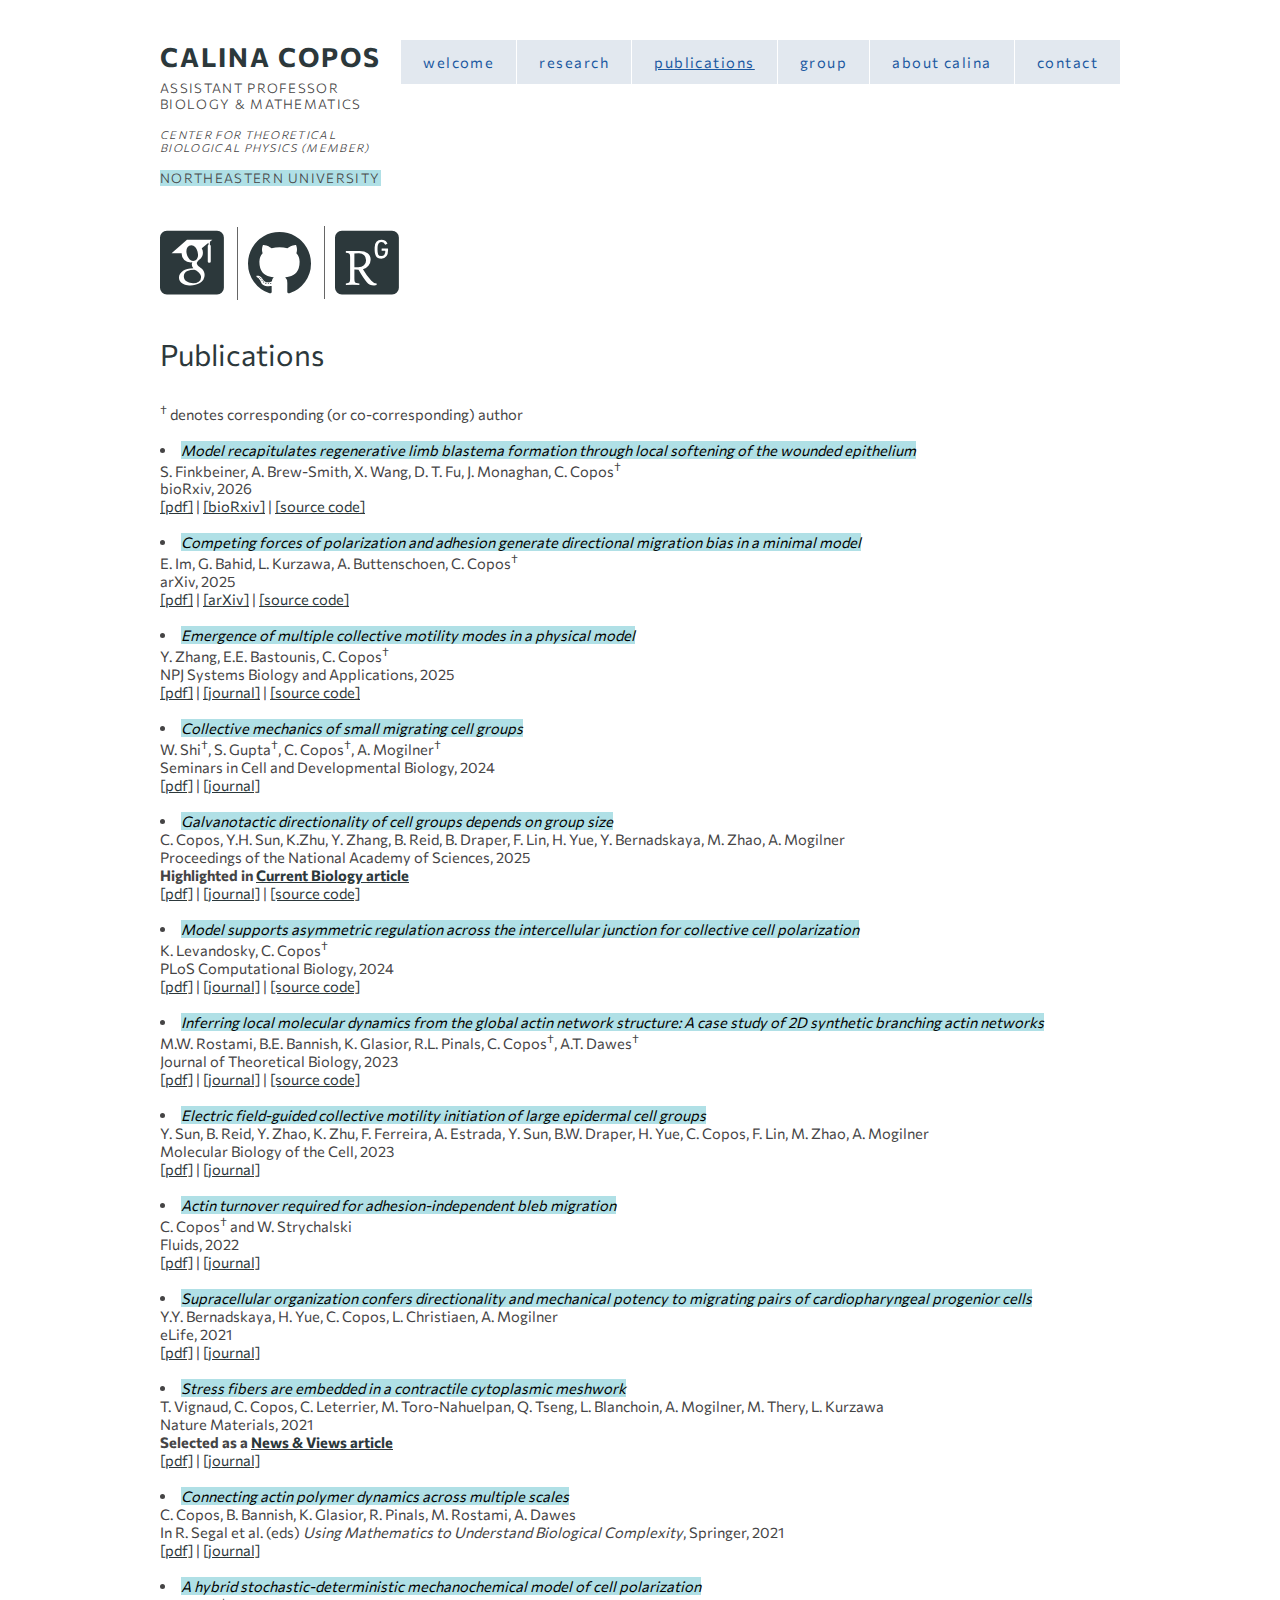
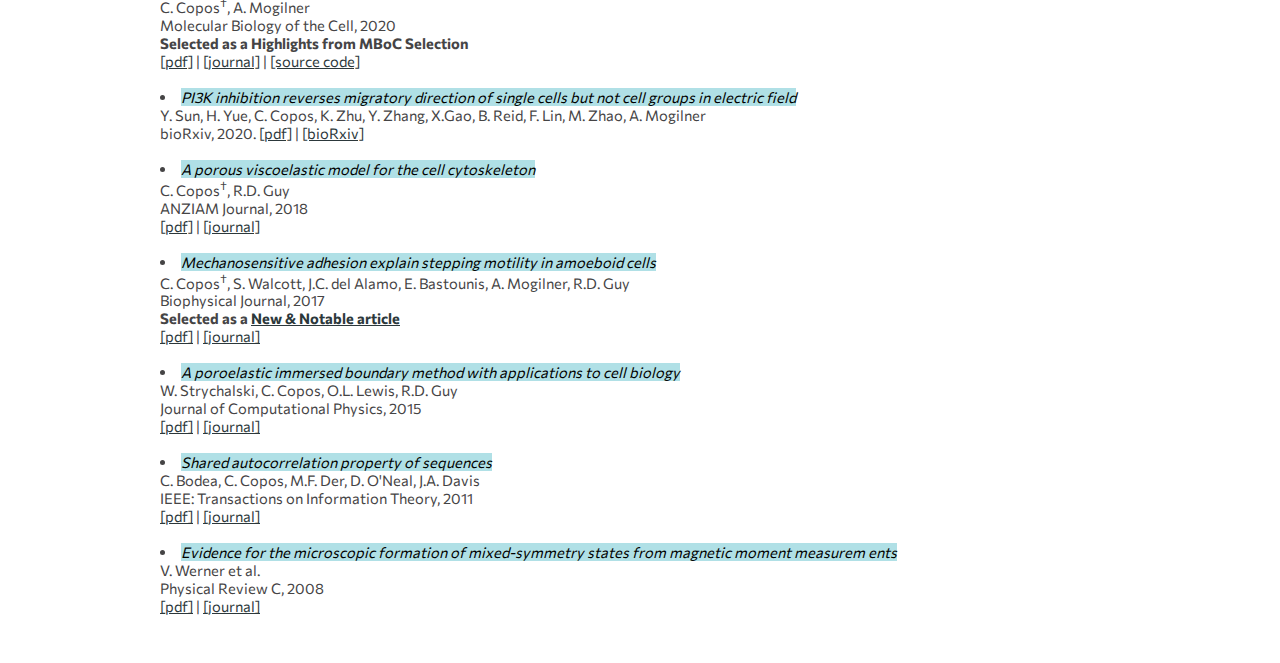
<file: publications.html>
<html xmlns="https://www.w3.org/1999/xhtml">
<head>
  <meta name="description" content="" >
  <meta name="keywords" content="" >
  <meta http-equiv="content-type" content="text/html; charset=utf-8" />
  <link href="https://fonts.googleapis.com/css?family=Commissioner:200,300,400,600,700,900" rel="stylesheet" type="text/css">
  <link href="css/default.css" rel="stylesheet" type="text/css">
  <link href="css/fonts.css" rel="stylesheet" type="text/css" media="all">
  <link href='css/site.css' rel='stylesheet' />
  <link href="https://maxcdn.bootstrapcdn.com/font-awesome/4.4.0/css/font-awesome.min.css" rel="stylesheet">
  <link href="css/academicons.min.css" rel="stylesheet"/>
</head>

<body>
<div id="wrapper">
    <!-- HEADER --> 
    <div id="header" style="height:120px;" class="span12">
        <div id="logo">
            <h1><a> Calina Copos </a></h1>
            <span>Assistant Professor
                Biology & Mathematics
                <p></p>
                <div style="max-width:1000px; word-wrap:break-word;"><small><em>Center for Theoretical Biological Physics (Member)</em></small></div>
                <br {display: block; margin: 2px 0;}>
                <div style="background-color:powderblue;">Northeastern University</div></span>
    </div>
        <div id="menu">
            <ul>
                <li class="first"><a href="index.html" title="Home"><b>welcome</b></a></li>
                <li><a href="research.html" title="research"><b>research</b></a></li>
                <li class="current_page_item"><a href="publications.html" title="publications"><b>publications</b></a></li>
                <li><a href="group.html" title="group"><b>group</b></a></li>
                <li><a href="about.html" title="about"><b>about Calina</b></a></li>
                <li><a href="contact.html" title="contact"><b>contact</b></a></li>    
            </ul>
            <br class="clearfix" />
        </div>     
    
    </div>
    <!-- END HEADER -->

    <br>
    <br>
    <!-- ICONS -->
    <div class="iconwrapper">
        <ul class="nav">
            <li><a href="https://scholar.google.com/citations?user=53wW8GkAAAAJ&hl=en"><i class="ai ai-google-scholar-square ai-5x"></i></a></li>
            <li><a href="https://github.com/CoposLab"><i class="fa fa-github fa-5x"></i></a></li>
            <li><a href="https://www.researchgate.net/scientific-contributions/Calina-Copos-2122007424"><i class="ai ai-researchgate-square ai-5x"></i></a></li>
        </ul>
    </div>
    <!-- END ICONS -->

    <br>
    <br>

    <div id="publications">
        <div class="title">
			<h2 align="left"><a name="publi">Publications</a></h2>
			</div>
            <sup><span>&#8224;</span></sup> denotes corresponding (or co-corresponding) author
            <br>
            <br>
            <li><mark><i>Model recapitulates regenerative limb blastema formation through local softening of the wounded epithelium</i></mark>
                <br>S. Finkbeiner, A. Brew-Smith, X. Wang, D. T. Fu, J. Monaghan, C. Copos<sup><span>&#8224;</span></sup>
                <br>bioRxiv, 2026</li>
            <a href="papers/FinkbeinerBrewSmith2025.pdf">[pdf]</a> | <a href = "">[bioRxiv]</a> | <a href="https://github.com/CoposGroup/Regen_ABM">[source code]</a>
            <br>
            <br>
            <li><mark><i>Competing forces of polarization and adhesion generate directional migration bias in a minimal model</i></mark>
                <br>E. Im, G. Bahid, L. Kurzawa, A. Buttenschoen, C. Copos<sup><span>&#8224;</span></sup>
                <br>arXiv, 2025</li>
            <a href="papers/Im2025.pdf">[pdf]</a> | <a href="https://arxiv.org/abs/2510.11642">[arXiv]</a> | <a href="https://zenodo.org/records/17485866">[source code]</a>
                <br>
                <br>
            <li><mark><i>Emergence of multiple collective motility modes in a physical model</i></mark>
                <br>Y. Zhang, E.E. Bastounis, C. Copos<sup><span>&#8224;</span></sup>
                <br>NPJ Systems Biology and Applications, 2025</li>
            <a href="papers/Zhang2025.pdf">[pdf]</a> | <a href="https://www.nature.com/articles/s41540-025-00529-7">[journal]</a> | <a href="https://github.com/CoposGroup/Collective_Migration_Cell_Chains">[source code]</a>
            <br>
            <br>
            <li><mark><i>Collective mechanics of small migrating cell groups</i></mark>
                <br>W. Shi<sup><span>&#8224;</span></sup>, S. Gupta<sup><span>&#8224;</span></sup>, C. Copos<sup><span>&#8224;</span></sup>, A. Mogilner<sup><span>&#8224;</span></sup> 
                <br>Seminars in Cell and Developmental Biology, 2024</li>
            <a href="papers/ShiCollectiveReview2024.pdf">[pdf]</a> | <a href="https://www-sciencedirect-com.ezproxy.neu.edu/science/article/pii/S1084952124000600">[journal]</a> 
            <br>
            <br>
            <li><mark><i>Galvanotactic directionality of cell groups depends on group size</i></mark>
                <br>C. Copos, Y.H. Sun, K.Zhu, Y. Zhang, B. Reid, B. Draper, F. Lin, H. Yue, Y. Bernadskaya, M. Zhao, A. Mogilner
                <br>Proceedings of the National Academy of Sciences, 2025
                <br><b>Highlighted in <a href="https://www-sciencedirect-com.ezproxy.neu.edu/science/article/pii/S0960982225010279?via%3Dihub">Current Biology article</a></b></li>
            <a href="papers/Copos2024.pdf">[pdf]</a> | <a href="https://www.pnas.org/doi/10.1073/pnas.2416440122">[journal]</a> | <a href="https://github.com/CoposGroup/Galvanotaxis">[source code]</a>
            <br>
            <br>
            <li><mark><i>Model supports asymmetric regulation across the intercellular junction for collective cell polarization</i></mark>
                <br>K. Levandosky, C. Copos<sup><span>&#8224;</span></sup>
                <br>PLoS Computational Biology, 2024</li>
            <a href="papers/Levandosky2024.pdf">[pdf]</a> | <a href="https://journals.plos.org/ploscompbiol/article?id=10.1371/journal.pcbi.1012216">[journal]</a> | <a href="https://github.com/CoposLab/Co-polarity">[source code]</a> 
            <br>
            <br>
            <li><mark><i>Inferring local molecular dynamics from the global actin network structure: A case study of 2D synthetic branching actin networks</i></mark>
                <br>M.W. Rostami, B.E. Bannish, K. Glasior, R.L. Pinals, C. Copos<sup><span>&#8224;</span></sup>, A.T. Dawes<sup><span>&#8224;</span></sup>
                <br>Journal of Theoretical Biology, 2023</li>
            <a href="papers/Rostami2023.pdf">[pdf]</a> | <a href="https://www.sciencedirect.com/science/article/pii/S0022519323002102">[journal]</a> | <a href="https://github.com/bbannish/Synthetic-Branching-Actin-Network-Classification">[source code]</a>
            <br>
            <br>
            <li><mark><i>Electric field-guided collective motility initiation of large epidermal cell groups</i></mark>
                <br>Y. Sun, B. Reid, Y. Zhao, K. Zhu, F. Ferreira, A. Estrada, Y. Sun, B.W. Draper, H. Yue, C. Copos, F. Lin, M. Zhao, A. Mogilner
                <br>Molecular Biology of the Cell, 2023</li>
            <a href="papers/Sun2023.pdf">[pdf]</a> | <a href="https://www.molbiolcell.org/doi/abs/10.1091/mbc.E22-09-0391">[journal]</a>
            <br>
            <br>
            <li><mark><i>Actin turnover required for adhesion-independent bleb migration</i></mark>
                <br> C. Copos<sup><span>&#8224;</span></sup> and W. Strychalski
                <br> Fluids, 2022</li>
            <a href="papers/CoposStrychalski2022.pdf">[pdf]</a> | <a href="https://www.mdpi.com/2311-5521/7/5/173">[journal]</a>
            <br>
            <br>
            <li><mark><i>Supracellular organization confers directionality and mechanical potency to migrating pairs of cardiopharyngeal progenior cells</i></mark>
                <br>Y.Y. Bernadskaya, H. Yue, C. Copos, L. Christiaen, A. Mogilner
                <br>eLife, 2021</li>
            <a href="papers/BernadskayaYueCopos2021.pdf">[pdf]</a> | <a href="https://elifesciences.org/articles/70977">[journal]</a>
            <br>
            <br>
            <li><mark><i>Stress fibers are embedded in a contractile cytoplasmic meshwork</i></mark>
                <br>T. Vignaud, C. Copos, C. Leterrier, M. Toro-Nahuelpan, Q. Tseng, L. Blanchoin, A. Mogilner, M. Thery, L. Kurzawa 
                <br>Nature Materials, 2021
                <br><b>Selected as a <a href="https://www.nature.com/articles/s41563-021-00944-1">News & Views article</a></b></li>
            <a href="papers/VignaudCoposNatMat2021.pdf">[pdf]</a> | <a href="https://www.nature.com/articles/s41563-020-00825-z">[journal]</a>
            <br>
            <br>
            <li><mark><i>Connecting actin polymer dynamics across multiple scales</i></mark>
                <br>C. Copos, B. Bannish, K. Glasior, R. Pinals, M. Rostami, A. Dawes 
                <br>In R. Segal et al. (eds) <i>Using Mathematics to Understand Biological Complexity</i>, Springer, 2021</li>
             <a href="papers/CoposSpringerBookChp.pdf">[pdf]</a> | <a href="https://link.springer.com/chapter/10.1007/978-3-030-57129-0_2">[journal]</a> 
            <br>
            <br>
            <li><mark><i>A hybrid stochastic-deterministic mechanochemical model of cell polarization</i></mark>
                <br>C. Copos<sup><span>&#8224;</span></sup>, A. Mogilner
                <br>Molecular Biology of the Cell, 2020
                <br><b>Selected as a Highlights from MBoC Selection</b></li>
            <a href="papers/CoposMBoC2020.pdf">[pdf]</a> | <a href="https://www.molbiolcell.org/doi/10.1091/mbc.E19-09-0549">[journal]</a> | <a href="https://github.com/calinacopos/HybridMechanoChemPolarization">[source code]</a>
            <br>
            <br>
            <li><mark><i>PI3K inhibition reverses migratory direction of single cells but not cell groups in electric field</i></mark>
                <br>Y. Sun, H. Yue, C. Copos, K. Zhu, Y. Zhang, X.Gao, B. Reid, F. Lin, M. Zhao, A. Mogilner
                <br> bioRxiv, 2020.
                <a href="papers/SunYueCoposBJ2020.pdf">[pdf]</a> | <a href="https://www.biorxiv.org/content/10.1101/2020.08.05.238170v1.abstract">[bioRxiv]</a>
            <br>
            <br>
            <li><mark><i>A porous viscoelastic model for the cell cytoskeleton</i></mark>
                <br>C. Copos<sup><span>&#8224;</span></sup>, R.D. Guy
                <br>ANZIAM Journal, 2018</li>
<a href="papers/CoposANZIAM2018.pdf">[pdf]</a> | <a href="https://www.cambridge.org/core/journals/anziam-journal/article/porous-viscoelastic-model-for-the-cell-cytoskeleton/6881609876803536915F877BF591918B">[journal]</a> 
            <br>
            <br>
            <li><mark><i>Mechanosensitive adhesion explain stepping motility in amoeboid cells</i></mark>
                <br>C. Copos<sup><span>&#8224;</span></sup>, S. Walcott, J.C. del Alamo, E. Bastounis, A. Mogilner, R.D. Guy 
                <br>Biophysical Journal, 2017
                <br><b>Selected as a</b> <a href="https://www.cell.com/biophysj/fulltext/S0006-3495(17)30559-3"><b>New & Notable article</b></a></li>
            <a href="papers/CoposBJ2017.pdf">[pdf]</a> | <a href="https://www.cell.com/biophysj/comments/S0006-3495(17)30449-6">[journal]</a>
            <br>
            <br>
            <li><mark><i>A poroelastic immersed boundary method with applications to cell biology</i></mark>
                <br>W. Strychalski, C. Copos, O.L. Lewis, R.D. Guy 
                <br>Journal of Computational Physics, 2015</li>
            <a href="CoposJCP2015.pdf">[pdf]</a> | <a href="https://www.sciencedirect.com/science/article/pii/S0021999114006780">[journal]</a>
            <br>
            <br>
            <li><mark><i>Shared autocorrelation property of sequences</i></mark>
                <br>C. Bodea, C. Copos, M.F. Der, D. O'Neal, J.A. Davis
                <br>IEEE: Transactions on Information Theory, 2011</li>
            <a href="CoposIEEE.pdf">[pdf]</a> | <a href="https://ieeexplore.ieee.org/abstract/document/5773018">[journal]</a>
            <br>
            <br>
            <li><mark><i>Evidence for the microscopic formation of mixed-symmetry states from magnetic moment measurem    ents</i></mark>
                <br>V. Werner et al. 
                <br>Physical Review C, 2008</li>
            <a href="CoposPhysRevC">[pdf]</a> | <a href="https://journals.aps.org/prc/abstract/10.1103/PhysRevC.78.031301">[journal]</a>
            </ul>
            <br>
            <br>
</div>
</body>
</html>
</file>
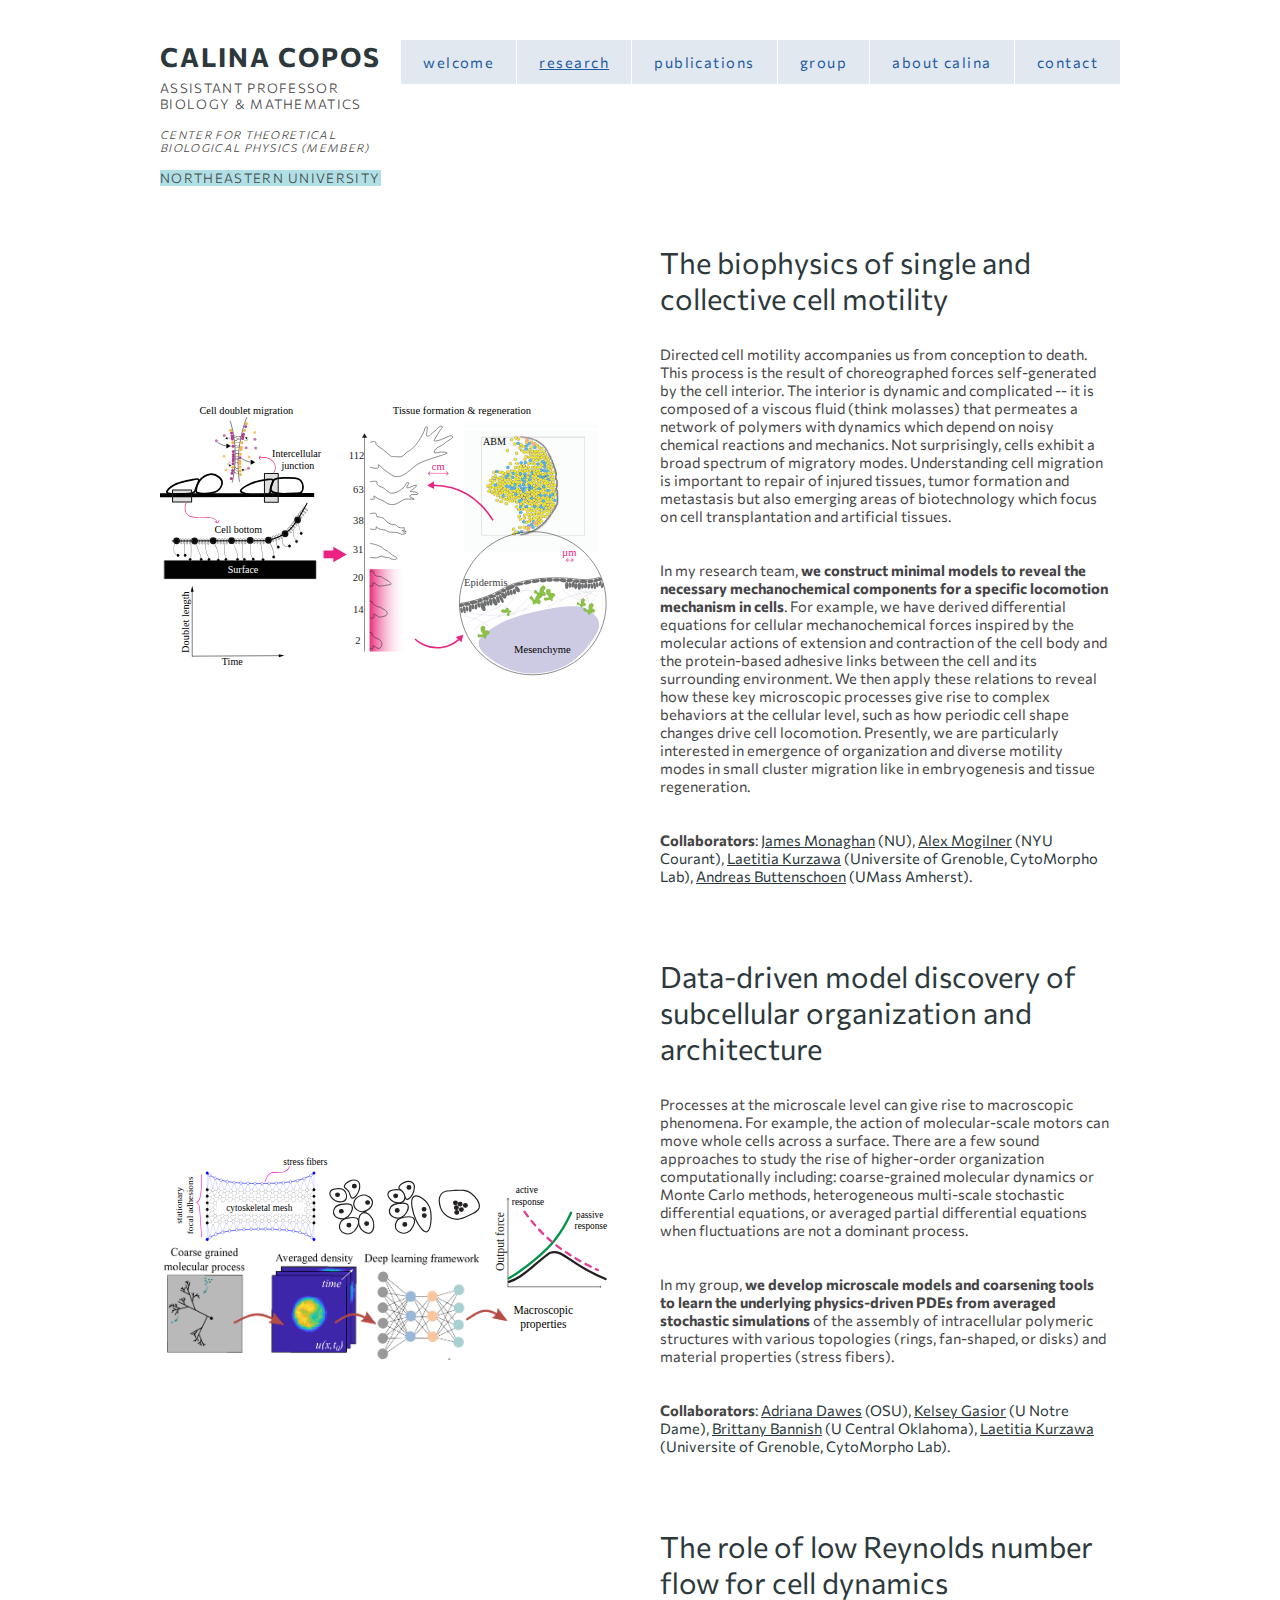
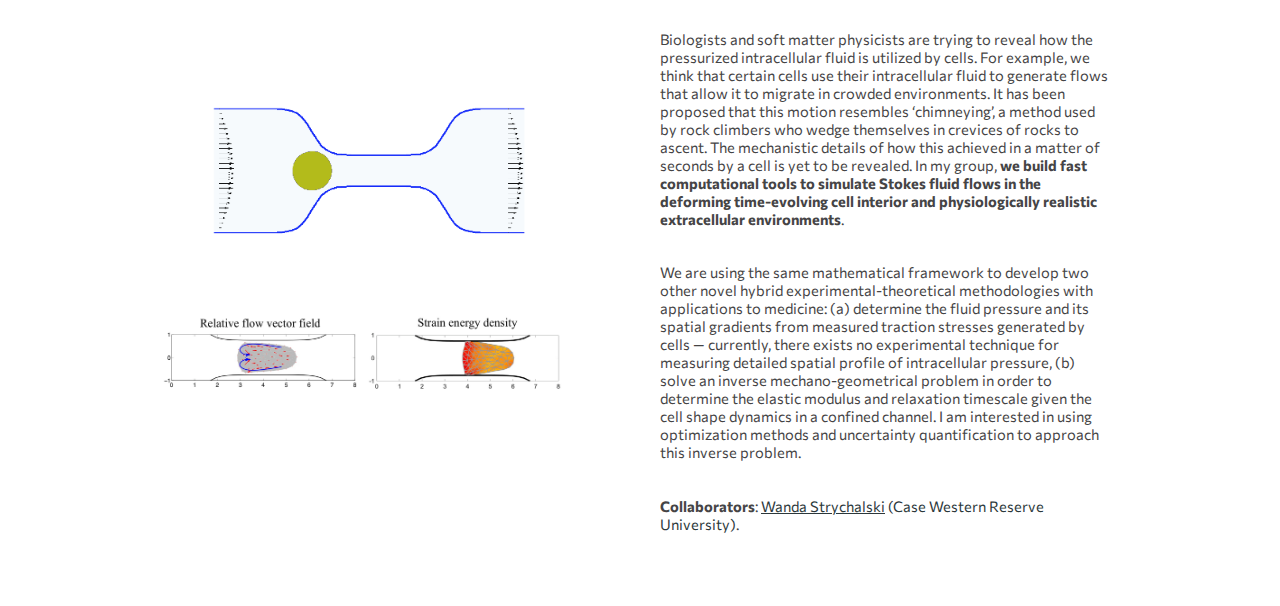
<file: research.html>
<html xmlns="http://www.w3.org/1999/xhtml">
<head>
  <meta name="description" content="" >
  <meta name="keywords" content="" >
  <meta http-equiv="content-type" content="text/html; charset=utf-8" />
  <link href="https://fonts.googleapis.com/css?family=Commissioner:200,300,400,600,700,900" rel="stylesheet" type="text/css">
  <link href="css/default.css" rel="stylesheet" type="text/css">
  <link href="css/fonts.css" rel="stylesheet" type="text/css" media="all">
  <link href='css/site.css' rel='stylesheet' />
  <link href="https://maxcdn.bootstrapcdn.com/font-awesome/4.4.0/css/font-awesome.min.css" rel="stylesheet">
  <link href="css/academicons.min.css" rel="stylesheet"/>
</head>

<body>
<div id="wrapper">
    <!-- HEADER --> 
    <div id="header" style="height:120px;" class="span12">
        <div id="logo">
            <h1><a> Calina Copos </a></h1>
            <span>Assistant Professor
                Biology & Mathematics
                <p></p>
                <div style="max-width:1000px; word-wrap:break-word;"><small><em>Center for Theoretical Biological Physics (Member)</em></small></div>
                <br {display: block; margin: 2px 0;}>
                <div style="background-color:powderblue;">Northeastern University</div></span>
    </div>
        <div id="menu">
            <ul>
                <li class="first"><a href="index.html" title="Home"><b>welcome</b></a></li>
                <li class="current_page_item"><a href="research.html" title="research"><b>research</b></a></li>
                <li><a href="publications.html" title="publications"><b>publications</b></a></li>
                <li><a href="group.html" title="group"><b>group</b></a></li>
                <li><a href="about.html" title="about"><b>about Calina</b></a></li>
                <li><a href="contact.html" title="contact"><b>contact</b></a></li>    
            </ul>
            <br class="clearfix" />
        </div>     
    
    </div>
    <!-- END HEADER -->

    <br>
	<br>
	<br>
            <!-- post2 --><div id="post2">
            <br>
            <br>
            <br>
            <br>
            <br>
            <br>
            <br>
            <br>
            <br>
            <img src="images/motility_aim1.svg" align="left" width="450px">
            </div><!-- end post2 -->
    <!-- post3 -->  <div id="post3">
                <div class="title">
                <h2><a name="motility">The biophysics of single and collective cell motility</a></h2>
                </div>
                <p>Directed cell motility accompanies us from conception to death. This process is the result of choreographed forces self-generated by the cell interior. The interior is dynamic and complicated -- it is composed of a viscous fluid (think molasses) that permeates a network of polymers with dynamics which depend on noisy chemical reactions and mechanics. Not surprisingly, cells exhibit a broad spectrum of migratory modes. Understanding cell migration is important to repair of injured tissues, tumor formation and metastasis but also emerging areas of biotechnology which focus on cell transplantation and artificial tissues.</p>
                <br>
                <p>In my research team, <b>we construct minimal models to reveal the necessary mechanochemical components for a specific locomotion mechanism in cells</b>. For example, we have derived differential equations for cellular mechanochemical forces inspired by the molecular actions of extension and contraction of the cell body and the protein-based adhesive links between the cell and its surrounding environment. We then apply these relations to reveal how these key microscopic processes give rise to complex behaviors at the cellular level, such as how periodic cell shape changes drive cell locomotion. Presently, we are particularly interested in emergence of organization and diverse motility modes in small cluster migration like in embryogenesis and tissue regeneration.</p>
                <br>
                <p><b>Collaborators</b>: <a href="https://monaghanlab.northeastern.edu/"><u>James Monaghan</u> (NU)</a>, <a href="https://cims.nyu.edu/~mogilner/"><u>Alex Mogilner</u> (NYU Courant)</a>, <a href="http://cytomorpholab.com/index.php/lab-members/"><u>Laetitia Kurzawa</u> (Universite of Grenoble, CytoMorpho Lab)</a>, <a href="https://www.buttenschoen.ca/"><u>Andreas Buttenschoen</u> (UMass Amherst)</a>.</p>
            </div><!-- end post3 -->

            <br class="clearfix" />
            <br>

            <!-- post2 --><div id="post2">
            <br>
            <br>
            <br>
            <br>
            <br>
            <br>
            <br>
            <br>
            <br>
            <br>
            <br>
            <img src="images/subcellular_aim2.svg" align="left" width="450px">
            </div><!-- end post2 -->
    <!-- post3 -->  <div id="post3">
                <div class="title">
                <h2><a name="modelfinder">Data-driven model discovery of subcellular organization and architecture</a></h2>
                </div>
                <p>Processes at the microscale level can give rise to macroscopic phenomena. For example, the action of molecular-scale motors can move whole cells across a surface. There are a few sound approaches to study the rise of higher-order organization computationally including: coarse-grained molecular dynamics or Monte Carlo methods, heterogeneous multi-scale stochastic differential equations, or averaged partial differential equations when fluctuations are not a dominant process.</p>
                <br>
                <p>In my group, <b>we develop microscale models and coarsening tools to learn the underlying physics-driven PDEs from averaged stochastic simulations</b> of the assembly of intracellular polymeric structures with various topologies (rings, fan-shaped, or disks) and material properties (stress fibers).</p>
                <br>
                <p><b>Collaborators</b>: <a href="https://people.math.osu.edu/dawes.33/"><u>Adriana Dawes</u> (OSU)</a>, <a href="https://www.kgasior.info/"><u>Kelsey Gasior</u> (U Notre Dame)</a>, <a href="https://www3.uco.edu/centraldirectory/profiles/828858"><u>Brittany Bannish</u> (U Central Oklahoma)</a>, <a href="http://cytomorpholab.com/index.php/lab-members/"><u>Laetitia Kurzawa</u> (Universite of Grenoble, CytoMorpho Lab)</a>.</p>
            </div><!-- end post3 -->

            <br class="clearfix" />
            <br>
            

            <!-- post2 --><div id="post2">
            <br>
            <br>
            <br>
            <br>
            <br>
            <br>
            <table border-spacing="2px">
            <tr>
                <td cellpadding="0" valign="top"><img src="images/PVECellFlow.gif" title="PVE flow" align="center" width="400px"/></td>
            </tr>
            <tr>
                <td><img src="images/Combo_PVE.jpg" title="PVE stress" align="center" width="400px"/></td>
            </tr>
            </table>
            </div><!-- end post2 -->
            <!-- post3 -->  <div id="post3">
                <div class="title">
                <h2><a name="squeeze">The role of low Reynolds number flow for cell dynamics</a></h2>
                </div>
                <p>Biologists and soft matter physicists are trying to reveal how the pressurized intracellular fluid is utilized by cells. For example, we think that certain cells use their intracellular fluid to generate flows that allow it to migrate in crowded environments. It has been proposed that this motion resembles ‘chimneying’, a method used by rock climbers who wedge themselves in crevices of rocks to ascent. The mechanistic details of how this achieved in a matter of seconds by a cell is yet to be revealed. In my group, <b>we build fast computational tools to simulate Stokes fluid flows in the deforming time-evolving cell interior and physiologically realistic extracellular environments</b>.</p>
                <br>
                <p>We are using the same mathematical framework to develop two other novel hybrid experimental-theoretical methodologies with applications to medicine: (a) determine the fluid pressure and its spatial gradients from measured traction stresses generated by cells  — currently, there exists no experimental technique for measuring detailed spatial profile of intracellular pressure, (b) solve an inverse mechano-geometrical problem in order to determine the elastic modulus and relaxation timescale given the cell shape dynamics in a confined channel. I am interested in using optimization methods and uncertainty quantification to approach this inverse problem.</p>
                <br>
                <p><b>Collaborators</b>: <a href="https://sites.google.com/a/case.edu/wanda/home"><u>Wanda Strychalski</u> (Case Western Reserve University)</a>.</p>
            </div>
            <br class="clearfix" />
            <br>

</body>
</html>
</file>
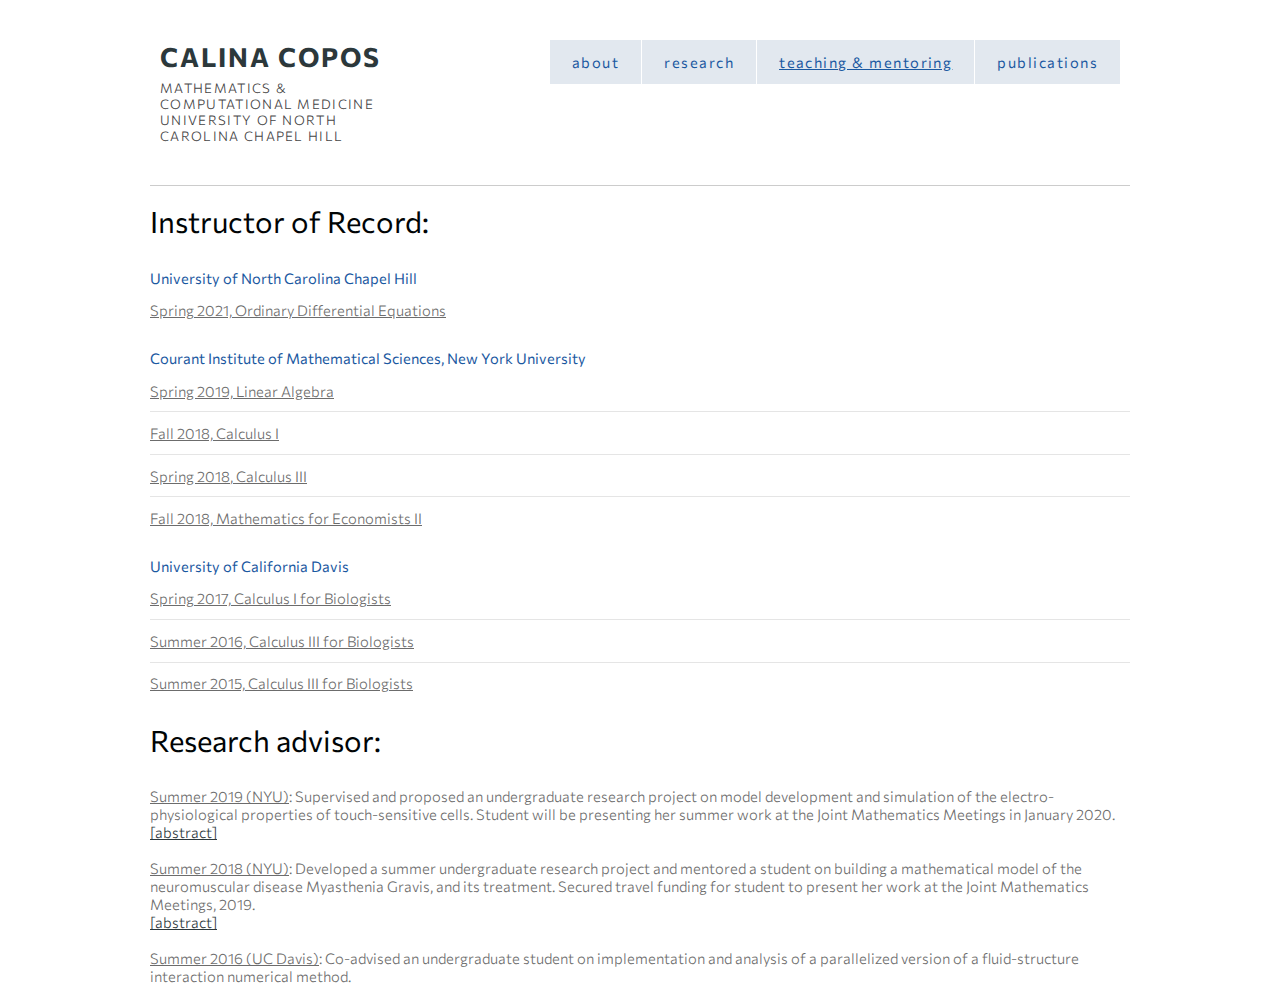
<file: teaching.html>
<html xmlns="http://www.w3.org/1999/xhtml">
<head>
  <meta name="description" content="" >
  <meta name="keywords" content="" >
  <meta http-equiv="content-type" content="text/html; charset=utf-8" />
  <link href="http://fonts.googleapis.com/css?family=Commissioner:200,300,400,600,700,900" rel="stylesheet" type="text/css">
  <link rel="stylesheet" type="text/css" href="default.css">
  <link href="fonts.css" rel="stylesheet" type="text/css" media="all">
</head>

<body>
<div id="wrapper">
    <!-- HEADER -->
    <div id="header">
        <div id="logo">
            <h1><a> Calina Copos </a></h1>
            <span>Mathematics
                & Computational Medicine
        <br>University of North Carolina Chapel Hill</span>
    </div>  

    <div id="menu">
            <ul>
                <li><a href="index.html" title="Home"><b>About</b></a></li>
                <li><a href="research.html" title="research"><b>Research</b></a></li>
                <li class="current_page_item"><a href="teaching.html" title="teaching"><b>Teaching & Mentoring</b></a></li>
                <li><a href="publications.html" title="publications"><b>Publications</b></a></li>
            </ul>
            <br class="clearfix" />
        </div>       
 </div>
    <!-- END HEADER -->

<hr>

<h2>Instructor of Record:</h2>
 <div class=title>
    <span class="byline" style="color: #1b59a1"><b>University of North Carolina Chapel Hill</b></span>
    <ul class="style2">
    <li><u>Spring 2021, Ordinary Differential Equations</u></li>
    <br> 

    <span class="byline" style="color: #1b59a1"><b>Courant Institute of Mathematical Sciences, New York University</b></span>
    <ul class="style2">
	<li><u>Spring 2019, Linear Algebra</u></li>
	<li><u>Fall 2018, Calculus I</u></li>
	<li><u>Spring 2018, Calculus III</u></li>
	<li><u>Fall 2018, Mathematics for Economists II</u></li>
	</ul>
	<br>

    <span class="byline" style="color: #1b59a1"><b>University of California Davis</b></span>
	<ul class="style2">
	<li><u>Spring 2017, Calculus I for Biologists</u></li>
	<li><u>Summer 2016, Calculus III for Biologists</u></li>
	<li><u>Summer 2015, Calculus III for Biologists</u></li>
	</ul>
</div>
<br class="clearfix" />

<div>
<h2>Research advisor:</h2>
<ul>
<li><u>Summer 2019 (NYU)</u>: Supervised and proposed an undergraduate research project on model development and simulation of the electro-physiological properties of touch-sensitive cells. Student will be presenting her summer work at the Joint Mathematics Meetings in January 2020.</li>
<a href="http://jointmathematicsmeetings.org/amsmtgs/2245_abstracts/1154-92-1481.pdf">[abstract]</a>
<br>
<br>
<li><u>Summer 2018 (NYU)</u>: Developed a summer undergraduate research project and mentored a student on building a mathematical model of the neuromuscular disease Myasthenia Gravis, and its treatment. Secured travel funding for student to present her work at the Joint Mathematics Meetings, 2019.</li>
<a href="https://jointmathematicsmeetings.org/amsmtgs/2217_abstracts/1145-92-1836.pdf">[abstract]</a>
<br>
<br>
<li><u>Summer 2016 (UC Davis)</u>: Co-advised an undergraduate student on implementation and analysis of a parallelized version of a fluid-structure interaction numerical method.</li>
<br>
</div>
</body>
</html>
</file>
<file: css/default.css>
/*
Design by Free CSS Templates
http://www.freecsstemplates.org
Released for free under a Creative Commons Attribution 3.0 License

Name       : Resolved
Description: A two-column, fixed-width design with dark color scheme.
Version    : 1.0
Released   : 20120125
*/

/* To Do: 
 - add decoration to menu, when hover
 - add colour to menu, when on page
 - change red to some other colour (?)
 - add headshot
 - is there a simpler way to do the different lists? 
 - add space before each header? 
 - **fix lists (add generic list ul{} )

     <link href="http://fonts.googleapis.com/css?family=Commissioner:200,300,400,600,700,900" rel="styleshee    t" type="text/css">
 */

@import url('https://fonts.googleapis.com/css?family=Commissioner:200,300,400,600,700,900')

font-family: "Commissioner"

ul,li,p,img,h1,h2,h3,h4,h5,h6{margin:0;padding:0;}
.CF:before,.CF:after{content:"";display:table;}
.CF:after,.Clear{clear:both;}

.banner {
    font-size: 1.2em;
    position: relative;
    width: 950px;
}
.pbr li {
    position:relative;
    display: block;
    border: 1px solid #555;
    text-align:left;
}
.imgWrap{
    position:absolute;
    top:0;
    left:0;
    height:100%;
    width:50px;
    padding:5px;
    display:flex;
    display:-webkit-flex;
    align-items:center;
    -webkit-align-items:center;
    justify-content:center;
    -webkit-justify-content:center;
}
.pbrTxt {
    height:100%;
    margin-left:50px;
    color:#1b3a6f;
    padding:5px;
}
.pbr p {
    color:#555;
    font-size:14px;
}


mark {
    background-color:powderblue;
}

hr {
    display: block;
    height: 3px;
    border: 0;
    border-top: 1px solid #ccc;
    margin: 1em 0;
    padding: 0;
}

* {
	margin: 0;
	padding: 0;
}

a {
	text-decoration: underline;
	color: #2C383B;;
}

a:hover {
	text-decoration: none;
}

body {
	background: #FFFFFF;
	font-family: 'Commissioner', 'Source Sans Pro', 'Arial', sans-serif;
	font-size: 11pt;
	font-weight: 300;
	color: #6c6c6c;
}

br.clearfix {
	clear: both;
}

h1,h2,h3,h4 {
	font-weight: normal;
}

h1 {
    letter-spacing: 2px
}

h2,h3,h4 {
	margin-bottom: 1em;
}

h2 {
    color: #000405;
	font-size: 2em; /* 2.25 */
}

h3 {
	font-size: 1.6em;  /* 1.75 */
    color: #1b59a1;
}

h4 {
    color: #000405;
	font-size: 1.3em; /* 1.5 */
}

p {
	margin-bottom: 1.2em; /* prev. 1.5em */
}
h5 {
    font-weight: normal;
    font-size: 0.9em;
}

ol, ul
{
	padding: 0;
	list-style: none;
}

ul h4 {
	margin-bottom: 0.35em;
}

#table1 {
    border: 0px;
    text-align: left; 
    font-family: 'Commissioner', 'Source Sans Pro', Arial, sans-serif;
    font-size: 11pt;
    color: #8a8a8a;
    border-collapse: separate;
    border-spacing: 5px;
}

#table2 {
    border: 0px;
    text-align: left; 
    font-family: 'Commissioner', 'Source Sans Pro', Arial, sans-serif;
    font-size: 11pt;
    color: #8a8a8a;
    border-collapse: separate;
    border-spacing: 10px;
}

#footer {
	padding: 30px 0 80px 0;
	margin: 0 0 20px 0;
	background: #2C383B; 
	letter-spacing: 0.20em;
	text-align: center;
	text-transform: uppercase;
	font-size: 0.80em;
	color: rgba(255,255,255,0.3);
}

#footer a
{
	text-decoration: none;
	color: rgba(255,255,255,0.6);
}


#header {
	height: 100px;
	position: relative;
	padding: 35px 35px 0px 35px;
}

/* Wrapper */

#wrapper {
	width: 980px;
	margin: 35px auto 0 auto;
	position: relative;
}

/* Logo */

#logo
{
	position: absolute;
	top: 5px;
	left: 10px;
	font-family: 'Commissioner', 'Source Sans Pro', sans-serif;
}

#logo h1
{
	display: inline-block;
	font-size: 1.8em;
	text-transform: uppercase;
	font-weight: 700;
	color: #2C383B;
}

#logo span
{
	position: absolute;
	top: 40px;
	left: 0px;
	display: inline-block;
	letter-spacing: 0.10em;
	text-transform: uppercase;
	font-size: 0.90em;
	font-family: 'Commissioner', 'Source Sans Pro', sans-serif;
	color:#454445
}

#logo a
{
	text-decoration: none;
	color: #2C383B;
} 


/* Menu */

#menu {
	line-height: 30px;
	position: absolute;
	font-family: 'Commissioner', 'Source Sans Pro', sans-serif;
	top: 5px;
	right: 10px;
	height: 20px;
}

#menu li
{
	display: block;
	float: left;
	text-align: center;
	line-height: 15px;
}

#menu li a, #menu li span
{
	display: inline-block;
	margin-left: 1px;
	padding: 1em 1.5em;
	letter-spacing: 0.10em;
	text-decoration: none;
	font-size: 1em;
	text-transform: lowercase;
	outline: 10;
	color: #1b59a1;
	background: #e2e8ef;
}

#menu li:hover a, #menu li.active a, #menu li.active span
{
    background: #b7d0ed;
}

#menu .current_page_item a
{
    text-decoration:underline;
}

/* Page */

#page {
	margin: 0 0 10px 0;
	position: relative;
	width: 980px;
	padding: 0;
}

#page h2, #page h3, #page h4 {
	color: #171717;
}

/* Icon wrapper */
#iconwrapper
{
  position: relative;
  border-left: 6px black;
  height: 20px;
  margin-left: 3px;
}

/* Content */
#content {
	background: #FFFFFF;
	width: 200px;
	/*color: #6E6E6E;*/ /* original */
    /* color: #402C16; */ /* Timeless */
	padding: 15px 0px 0 0px;
	float: left;
	/*border-bottom: solid 2px #BBC1BF;*/
}

#contact
{
    margin: 50px 10px 30px 10px;
    text-align: left;
    font-size: 11pt;
    font-weight: normal;
    color: #454445
}

#contact .title h2
{
    font-size: 2em;
}

#contact .title a {
    text-decoration:none;
}

#about 
{
    margin: 0px 10px 30px 10px;
    text-align: left;
    font-size: 11pt;
    font-weight: normal;
    color: #454445
}

#about .title h2 
{
     font-size: 2em;
}

#about .title a {
    text-decoration:none;
}

.edulist ul {
	list-style: none;
    margin: 0;
	padding: 0;
}

.edulist li {
	display: flex;
	align-items: center;
	padding: 1rem;
    overflow: auto;
    gap: 1rem;
	width: 1000px;
}

.edulist li:last-child{
    border: none;
}

.edulist img{
    float: left;
    width: 50px;
    margin: 0 15px 0 0;
}

.edulist a {
    text-decoration: none;
    color: #000;
    display: block;
    width: 200px;

    -webkit-transition: font-size 0.3s ease, background-color 0.3s ease;
    -moz-transition: font-size 0.3s ease, background-color 0.3s ease;
    -o-transition: font-size 0.3s ease, background-color 0.3s ease;
    -ms-transition: font-size 0.3s ease, background-color 0.3s ease;
    transition: font-size 0.3s ease, background-color 0.3s ease;
}

#publications
{
	margin: 0px 10px 30px 10px;
	text-align: left;
	font-size: 11pt;
	font-weight: normal;
	color: #454445	
}

#publications .title h2
{
	font-size: 2em;
}

#publications .title a {
	text-decoration:none;
}

ul.style1 li
{
    display:inline-block;
}

ul.style2
{
	margin: 0;
	padding-top: 1em;
	list-style: none;
}

ul.style2 li
{
	border-top: solid 1px #E5E5E5;
	padding: 0.80em 0 0.80em 0;
	font-family: 0.80em;
}

ul.style2 li:before
{
	display: inline-block;
	padding: 4px;
	background: #DB3256; 
}

ul.style2 a
{
	display: inline-block;
	/*margin-left: 1em;*/
}

ul.style2 li:first-child
{
	border-top: 0;
	padding-top: 0;
}

.nav li 
{
    border-left:1px solid rgba(0,0,0,.6);
    padding:0 10px;
    display: inline-block;
}

.nav li:first-child 
{
    border-left:
    none;
    display: inline-block;
}

/* Sidebar */

#sidebar {
	background: #FFFFFF;
	margin: 0 0 0 660px;
	color: #8a8a8a;
	padding: 10px 35px 45px 0px;
	width: 300px;
    height: 700px;
	overflow-x: hidden;
    overflow-y: auto;
    text-align: justify;
    /*border-bottom: solid 2px #BBC1BF;*/
}

/* Now put into page
#sidebar h2, #sidebar h3, #sidebar h4 {
	color: #000000;
}
*/

#sidebar ul {
	list-style: none;
}

#sidebar ul li {
    color: #8a8a8a;
	padding: 10px 0 10px 0;
	/* border-top: solid 1px #D9D9D9; */
    border-bottom: solid 1px #D9D9D9;
}

#sidebar ul li li{
    border-bottom: none;
    padding-left: 25px;
    padding-bottom: 5px;
	line-height: 15px;
	/*background: url(images/img01_timeless.gif) no-repeat left 8px; */
}

/*
#sidebar ul li.first {
	border-top: 0;
	padding-top: 0;
}
*/

/* Team members */
.text-blk {
  margin-top: 0px;
  margin-right: 0px;
  margin-bottom: 0px;
  margin-left: 0px;
  padding-top: 10px;
  padding-right: 10px;
  padding-bottom: 10px;
  padding-left: 10px;
  line-height: 25px;
}

.responsive-cell-block {
  min-height: 5px;
}

.responsive-container-block {
  min-height: 5px;
  height: fit-content;
  width: 100%;
  padding-top: 0px;
  padding-right: 10px;
  padding-bottom: 0px;
  padding-left: 10px;
  display: flex;
  flex-wrap: wrap;
  margin-top: 0px;
  margin-right: auto;
  margin-bottom: 0px;
  margin-left: auto;
  justify-content: flex-start;
}

.outer-container {
    margin: 0px 10px 30px 10px;
    text-align: left;
    font-size: 11pt;
    font-weight: normal;
    color: #454445;
}

.inner-container {
  max-width: 1320px;
  padding-top: 10px;
  padding-right: 10px;
  padding-bottom: 10px;
  padding-left: 10px;
  margin-top: 10px;
  margin-right: auto;
  margin-bottom: 0px;
  margin-left: auto;
}

.heading-text {
  font-size: 48px;
  line-height: 50px;
  font-weight: 900;
  display: flex;
  flex-direction: column;
  margin-top: 0px;
  margin-right: 0px;
  margin-bottom: 15px;
  margin-left: 0px;
  padding-top: 0px;
  padding-right: 0px;
  padding-bottom: 0px;
  padding-left: 0px;
}

.sub-heading-text {
  line-height: 30px;
  color: rgb(122, 122, 122);
  margin-top: 0px;
  margin-right: 0px;
  margin-bottom: 0px;
  margin-left: 0px;
  padding-top: 0px;
  padding-right: 0px;
  padding-bottom: 0px;
  padding-left: 0px;
}

.name {
  font-size: 18px;
  font-weight: 800;
  line-height: 24px;
  padding-top: 15px;
  padding-right: 10px;
  padding-bottom: 5px;
  padding-left: 0px;
  margin-top: 0px;
  margin-right: 0px;
  margin-bottom: 0px;
  margin-left: 0px;
}

.position {
  line-height: 24px;
  padding-top: 10px;
  padding-right: 10px;
  padding-bottom: 10px;
  padding-left: 0px;
  margin-top: 0px;
  margin-right: 0px;
  margin-bottom: 0px;
  margin-left: 0px;
}

.card {
  display: block;
  flex-direction: column;
  align-items: center;
  padding-top: 10px;
  padding-right: 10px;
  padding-bottom: 10px;
  padding-left: 10px;
}

.map {
  display: block;
  flex-direction: column;
  align-items: right;
  padding-top: 10px;
  padding-right: 10px;
  padding-bottom: 10px;
  padding-left: 10px;
}

.map-img {
  width: auto;
  height: 220px;
  margin-top: 0px;
  margin-right: auto;
  margin-bottom: 0px;
  margin-left: auto;
  max-width: 300px;
  border-radius: 10px;
  float: right;
}

.card-img {
  width: auto;
  height: 220px;
  margin-top: 0px;
  margin-right: auto;
  margin-bottom: 0px;
  margin-left: auto;
  max-width: 300px;
  border-radius: 10px;
}

.card-container {
  display: inline-block;
  margin-top: 0px;
  margin-right: 0px;
  margin-bottom: 40px;
  margin-left: 0px;
}

.headings-container {
  padding-top: 0px;
  padding-right: 10px;
  padding-bottom: 0px;
  padding-left: 0px;
}

.a {
    text-decoration: none;
}

.team-members-container {
  display: flex;
  flex-wrap: wrap;
}

@media (max-width: 1024px) {
  .name {
    margin-top: 0px;
    margin-right: 0px;
    margin-bottom: 0px;
    margin-left: 0px;
    padding-top: 10px;
    padding-right: 10px;
    padding-bottom: 5px;
    padding-left: 0px;
  }

  .position {
    margin-top: 0px;
    margin-right: 0px;
    margin-bottom: 0px;
    margin-left: 0px;
    padding-top: 0px;
    padding-right: 10px;
    padding-bottom: 10px;
    padding-left: 0px;
  }

  .card-img {
    width: 100%;
    min-width: 100%;
    height: 250px;
    min-height: 230px;
    max-height: 230px;
    border-radius: 10px;
  }
}

@media (max-width: 768px) {
  .position {
    margin-top: 0px;
    margin-right: 0px;
    margin-bottom: 0px;
    margin-left: 0px;
  }

  .name {
    margin-top: 0px;
    margin-right: 0px;
    margin-bottom: 0px;
    margin-left: 0px;
  }

  .heading-text {
    text-align: center;
    padding-top: 10px;
    padding-right: 0px;
    padding-bottom: 10px;
    padding-left: 0px;
  }

  .sub-heading-text {
    text-align: center;
    color: rgb(122, 122, 122);
    max-width: 500px;
    margin-top: 0px;
    margin-right: auto;
    margin-bottom: 0px;
    margin-left: auto;
  }

  .team-members-container {
    padding-top: 0px;
    padding-right: 0px;
    padding-bottom: 0px;
    padding-left: 0px;
    margin-top: 10px;
    margin-right: 0px;
    margin-bottom: 0px;
    margin-left: 0px;
  }

  .card {
    display: flex;
  }

  .card-img {
    max-width: 300px;
    min-width: 250px;
    border-radius: 5px;
}

  .headings-container {
    padding-top: 0px;
    padding-right: 0px;
    padding-bottom: 0px;
    padding-left: 0px;
  }

  .card {
    padding-top: 0px;
    padding-right: 0px;
    padding-bottom: 0px;
    padding-left: 0px;
  }

  .heading-text {
    padding-top: 0px;
    padding-right: 0px;
    padding-bottom: 0px;
    padding-left: 0px;
  }

  .inner-container {
    padding-top: 0px;
    padding-right: 0px;
    padding-bottom: 0px;
    padding-left: 0px;
  }
}

@media (max-width: 500px) {
  .heading-text {
    text-align: left;
    line-height: 65px;
  }

  .sub-heading-text {
    color: rgb(122, 122, 122);
    text-align: left;
  }

  .name {
    margin-top: 0px;
    margin-right: 0px;
    margin-bottom: 0px;
    margin-left: 0px;
    padding-top: 10px;
    padding-right: 0px;
    padding-bottom: 5px;
    padding-left: 0px;
  }

  .position {
    margin-top: 0px;
    margin-right: 0px;
    margin-bottom: 0px;
    margin-left: 0px;
    padding-top: 0px;
    padding-right: 0px;
    padding-bottom: 10px;
    padding-left: 0px;
  }

  .inner-container {
    margin-top: 80px;
    margin-right: 0px;
    margin-bottom: 50px;
    margin-left: 0px;
    padding-top: 0px;
    padding-right: 0px;
    padding-bottom: 0px;
    padding-left: 0px;
  }

  .card {
    display: flex;
    flex-direction: column;
    align-items: center;
    justify-content: center;
  }

  .outer-container {
    padding-top: 10px;
    padding-right: 20px;
    padding-bottom: 10px;
    padding-left: 20px;
  }

  .card-img {
    width: 100%;
  }

  .heading-text {
    font-size: 40px;
    line-height: 45px;
  }

  .card-img {
    min-width: auto;
  }
}

/* Post -- one column, then two (left), two (right) */

#photo {
    float: left;
    margin: 5px 30px 20px 0px
}

.floatclear{
    clear: left;
}

#post1 {
	width: 595px;
	overflow: hidden;
	margin: 0 0 10px 10px;
	font-size: 11pt;
	font-weight: normal;
	color: #454445
}

#post1 span
{
	display: block;
	padding-top: 0.20em;
	text-transform: uppercase;
	font-size: 1.2em;
	color: #636363;
}

#post1 .title h2
{
	font-size: 2em;
}

#post1 .title .byline
{
	font-size: 0.80em;
    color: #1b59a1;
}

#post2a {
    width: 500px;
    float: right;
    margin: -150px 0 10px 10px;
}

#post2r{
    width: 500px;
    float: right;
    margin: 0px 0px 10px 10px;
}

#post2 {
	width: 500px;
	float: left;
	/*overflow: hidden;*/
	margin: 0 0 10px 10px;
	/*font-size: 11pt;*/
	/*font-weight: normal;*/
	/*color: #454445*/
}

#post2 .title h2
{
	font-size: 2em;
}

#post3 {
	overflow: hidden;
	margin: 0 10px 20px 500px;
	width: 450px;
	font-size: 11pt;
	font-weight: normal;
	color: #454445
}

#post3a{
    overflow: hidden;
    margin: 0px 10px 10px 20px;
    width: 420px;
    font-size: 11pt;
    font-weight: normal;
    color: #454445
}

#post3l{
    overflow: hidden;
    margin: 0px 0px 10px 10px;
    width: 450px;
    font-size: 11pt;
    font-weight: normal;
    color: #454445;
}

#post3a h5{
    font-size: 11pt;
    margin: -20px 0px 0px 0px;
}

#post3 .title h2
{
	font-size: 2em;
}

#post3 a {
	text-decoration:none;
}

/* Menu */

#menu2 {
	line-height: 40px;
	position: absolute;
	font-family: 'Commissioner','Source Sans Pro', sans-serif;
	top: 0px;
	right: 15px;
	height: 40px;
	font-size: 11pt;
	font-weight: normal;
	color: #454445
}

#menu2 li
{
	display: block;
	float: left;
	text-align: center;
	line-height: 20px;
}

#menu2 li a, #menu li span
{
	display: inline-block;
	margin-left: 0px;
	padding: 0.5em 1em;
	font-size: 11pt;
	border-right: 1px solid rgba(0,0,0,.3);
	
}

#menu2 li:first-child
{
	border-left: 1px solid rgba(0,0,0,.3);
}

#menu2 {
	line-height: 40px;
	position: absolute;
	font-family: 'Commissioner','Source Sans Pro', sans-serif;
	top: 0px;
	right: 15px;
	height: 40px;
	font-size: 11pt;
	font-weight: normal;
	color: #454445
}

#menu3 {
	line-height: 40px;
	position: absolute;
	font-family: 'Commissioner','Source Sans Pro', sans-serif;
	top: 0px;
	height: 40px;
	font-size: 11pt;
    text-decoration: underline;
	font-weight: normal;
	color: #454445;
    display: inline-block;
    padding: 1em 1.5em;
    letter-spacing: 0.1em;
}

#menu3 li
{
	display: block;
	float: left;
	text-align: center;
	line-height: 20px;
    border-right: solid 1px #D9D9D9;
    text-decoration: underline;
    border-spacing: 100px;
}

#menu3 li:last-child
{
    margin-right: 10px;
}

#menu3 li a, #menu li span
{
	display: inline-block;
	margin-left: 20px;
	padding: 0.5em 1em;
	font-size: 11pt;
	border-right: 1px solid rgba(0,0,0,.3);
}

.topic td{ height: 14px };
</file>
<file: css/site.css>
.sidebar {
  width:360px;
  }
  .sidebar-inner {
    display:-webkit-box;
    display:flex;
    -webkit-box-orient:vertical;
    flex-direction:column;
    height:100%;
    }
    .sidebar-inner .flex-scroll {
      overflow-y:scroll;
      min-height:0;
      -webkit-box-flex:1;
      flex:1;
      }

.news-scroll {
  max-height: 500px;   /* adjust height as needed */
  overflow-y: auto;    /* shows scrollbar only when needed */
  /*border: 1px solid #ddd;*/
  padding: 4px;
}


/* Mobile rules */
@media only screen and (max-width:640px) {
.sidebar {
  position:absolute;
  width:100%;
  padding:0;
  margin:0;
  border-radius:0;
  top:auto;
  bottom:0;
  height:40%;
  z-index:10;
  }
  .sidebar-inner {
    height:100%;
    border-radius:0;
    box-shadow:none;
    }
  .sidebar .round-top,
  .sidebar .round-bottom { border-radius:0; }
}
</file>
<file: default.css>
/*
Design by Free CSS Templates
http://www.freecsstemplates.org
Released for free under a Creative Commons Attribution 3.0 License

Name       : Resolved
Description: A two-column, fixed-width design with dark color scheme.
Version    : 1.0
Released   : 20120125
*/

/* To Do: 
 - add decoration to menu, when hover
 - add colour to menu, when on page
 - change red to some other colour (?)
 - add headshot
 - is there a simpler way to do the different lists? 
 - add space before each header? 
 - **fix lists (add generic list ul{} )

     <link href="http://fonts.googleapis.com/css?family=Commissioner:200,300,400,600,700,900" rel="styleshee    t" type="text/css">
 */

@import url('https://fonts.googleapis.com/css?family=Commissioner:200,300,400,600,700,900')

font-family: "Commissioner"

ul,li,p,img,h1,h2,h3,h4,h5,h6{margin:0;padding:0;}
.CF:before,.CF:after{content:"";display:table;}
.CF:after,.Clear{clear:both;}

.banner {
    font-size: 1.2em;
    position: relative;
    width: 950px;
}
.pbr li {
    position:relative;
    display: block;
    border: 1px solid #555;
    text-align:left;
}
.imgWrap{
    position:absolute;
    top:0;
    left:0;
    height:100%;
    width:50px;
    padding:5px;
    display:flex;
    display:-webkit-flex;
    align-items:center;
    -webkit-align-items:center;
    justify-content:center;
    -webkit-justify-content:center;
}
.pbrTxt {
    height:100%;
    margin-left:50px;
    color:#1b3a6f;
    padding:5px;
}
.pbr p {
    color:#555;
    font-size:14px;
}


mark {
    background-color:powderblue;
}

hr {
    display: block;
    height: 3px;
    border: 0;
    border-top: 1px solid #ccc;
    margin: 1em 0;
    padding: 0;
}

* {
	margin: 0;
	padding: 0;
}

a {
	text-decoration: underline;
	color: #2C383B;;
}

a:hover {
	text-decoration: none;
}

body {
	background: #FFFFFF;
	font-family: 'Commissioner', 'Source Sans Pro', 'Arial', sans-serif;
	font-size: 11pt;
	font-weight: 300;
	color: #6c6c6c;
}

br.clearfix {
	clear: both;
}

h1,h2,h3,h4 {
	font-weight: normal;
}

h1 {
    letter-spacing: 2px
}

h2,h3,h4 {
	margin-bottom: 1em;
}

h2 {
    color: #000405;
	font-size: 2em; /* 2.25 */
}

h3 {
	font-size: 1.6em;  /* 1.75 */
    color: #1b59a1;
}

h4 {
    color: #000405;
	font-size: 1.3em; /* 1.5 */
}

p {
	margin-bottom: 1.2em; /* prev. 1.5em */
}
h5 {
    font-weight: normal;
    font-size: 0.9em;
}

ol, ul
{
	padding: 0;
	list-style: none;
}

ul h4 {
	margin-bottom: 0.35em;
}

#table1 {
    border: 0px;
    text-align: left; 
    font-family: 'Commissioner', 'Source Sans Pro', Arial, sans-serif;
    font-size: 11pt;
    color: #8a8a8a;
    border-collapse: separate;
    border-spacing: 5px;
}

#table2 {
    border: 0px;
    text-align: left; 
    font-family: 'Commissioner', 'Source Sans Pro', Arial, sans-serif;
    font-size: 11pt;
    color: #8a8a8a;
    border-collapse: separate;
    border-spacing: 10px;
}

#footer {
	padding: 30px 0 80px 0;
	margin: 0 0 20px 0;
	background: #2C383B; 
	letter-spacing: 0.20em;
	text-align: center;
	text-transform: uppercase;
	font-size: 0.80em;
	color: rgba(255,255,255,0.3);
}

#footer a
{
	text-decoration: none;
	color: rgba(255,255,255,0.6);
}


#header {
	height: 100px;
	position: relative;
	padding: 35px 35px 0px 35px;
}

/* Wrapper */

#wrapper {
	width: 980px;
	margin: 35px auto 0 auto;
	position: relative;
}

/* Logo */

#logo
{
	position: absolute;
	top: 5px;
	left: 10px;
	font-family: 'Commissioner', 'Source Sans Pro', sans-serif;
}

#logo h1
{
	display: inline-block;
	font-size: 1.8em;
	text-transform: uppercase;
	font-weight: 700;
	color: #2C383B;
}

#logo span
{
	position: absolute;
	top: 40px;
	left: 0px;
	display: inline-block;
	letter-spacing: 0.10em;
	text-transform: uppercase;
	font-size: 0.90em;
	font-family: 'Commissioner', 'Source Sans Pro', sans-serif;
	color:#454445
}

#logo a
{
	text-decoration: none;
	color: #2C383B;
} 


/* Menu */

#menu {
	line-height: 30px;
	position: absolute;
	font-family: 'Commissioner', 'Source Sans Pro', sans-serif;
	top: 5px;
	right: 10px;
	height: 20px;
}

#menu li
{
	display: block;
	float: left;
	text-align: center;
	line-height: 15px;
}

#menu li a, #menu li span
{
	display: inline-block;
	margin-left: 1px;
	padding: 1em 1.5em;
	letter-spacing: 0.10em;
	text-decoration: none;
	font-size: 1em;
	text-transform: lowercase;
	outline: 10;
	color: #1b59a1;
	background: #e2e8ef;
}

#menu li:hover a, #menu li.active a, #menu li.active span
{
    background: #b7d0ed;
}

#menu .current_page_item a
{
    text-decoration:underline;
}

/* Page */

#page {
	margin: 0 0 10px 0;
	position: relative;
	width: 980px;
	padding: 0;
}

#page h2, #page h3, #page h4 {
	color: #171717;
}

/* Icon wrapper */
#iconwrapper
{
  position: relative;
  border-left: 6px black;
  height: 20px;
  margin-left: 3px;
}

/* Content */
#content {
	background: #FFFFFF;
	width: 200px;
	/*color: #6E6E6E;*/ /* original */
    /* color: #402C16; */ /* Timeless */
	padding: 15px 0px 0 0px;
	float: left;
	/*border-bottom: solid 2px #BBC1BF;*/
}

#contact
{
    margin: 50px 10px 30px 10px;
    text-align: left;
    font-size: 11pt;
    font-weight: normal;
    color: #454445
}

#contact .title h2
{
    font-size: 2em;
}

#contact .title a {
    text-decoration:none;
}

#about 
{
    margin: 0px 10px 30px 10px;
    text-align: left;
    font-size: 11pt;
    font-weight: normal;
    color: #454445
}

#about .title h2 
{
     font-size: 2em;
}

#about .title a {
    text-decoration:none;
}

.edulist ul {
	list-style: none;
    margin: 0;
	padding: 0;
}

.edulist li {
	display: flex;
	align-items: center;
	padding: 1rem;
    overflow: auto;
    gap: 1rem;
	width: 1000px;
}

.edulist li:last-child{
    border: none;
}

.edulist img{
    float: left;
    width: 50px;
    margin: 0 15px 0 0;
}

.edulist a {
    text-decoration: none;
    color: #000;
    display: block;
    width: 200px;

    -webkit-transition: font-size 0.3s ease, background-color 0.3s ease;
    -moz-transition: font-size 0.3s ease, background-color 0.3s ease;
    -o-transition: font-size 0.3s ease, background-color 0.3s ease;
    -ms-transition: font-size 0.3s ease, background-color 0.3s ease;
    transition: font-size 0.3s ease, background-color 0.3s ease;
}

#publications
{
	margin: 0px 10px 30px 10px;
	text-align: left;
	font-size: 11pt;
	font-weight: normal;
	color: #454445	
}

#publications .title h2
{
	font-size: 2em;
}

#publications .title a {
	text-decoration:none;
}

ul.style1 li
{
    display:inline-block;
}

ul.style2
{
	margin: 0;
	padding-top: 1em;
	list-style: none;
}

ul.style2 li
{
	border-top: solid 1px #E5E5E5;
	padding: 0.80em 0 0.80em 0;
	font-family: 0.80em;
}

ul.style2 li:before
{
	display: inline-block;
	padding: 4px;
	background: #DB3256; 
}

ul.style2 a
{
	display: inline-block;
	/*margin-left: 1em;*/
}

ul.style2 li:first-child
{
	border-top: 0;
	padding-top: 0;
}

.nav li 
{
    border-left:1px solid rgba(0,0,0,.6);
    padding:0 10px;
    display: inline-block;
}

.nav li:first-child 
{
    border-left:
    none;
    display: inline-block;
}

/* Sidebar */

#sidebar {
	background: #FFFFFF;
	margin: 0 0 0 660px;
	color: #8a8a8a;
	padding: 10px 35px 45px 0px;
	width: 300px;
    height: 700px;
	overflow-x: hidden;
    overflow-y: auto;
    text-align: justify;
    /*border-bottom: solid 2px #BBC1BF;*/
}

/* Now put into page
#sidebar h2, #sidebar h3, #sidebar h4 {
	color: #000000;
}
*/

#sidebar ul {
	list-style: none;
}

#sidebar ul li {
    color: #8a8a8a;
	padding: 10px 0 10px 0;
	/* border-top: solid 1px #D9D9D9; */
    border-bottom: solid 1px #D9D9D9;
}

#sidebar ul li li{
    border-bottom: none;
    padding-left: 25px;
    padding-bottom: 5px;
	line-height: 15px;
	/*background: url(images/img01_timeless.gif) no-repeat left 8px; */
}

/*
#sidebar ul li.first {
	border-top: 0;
	padding-top: 0;
}
*/

/* Team members */
.text-blk {
  margin-top: 0px;
  margin-right: 0px;
  margin-bottom: 0px;
  margin-left: 0px;
  padding-top: 10px;
  padding-right: 10px;
  padding-bottom: 10px;
  padding-left: 10px;
  line-height: 25px;
}

.responsive-cell-block {
  min-height: 5px;
}

.responsive-container-block {
  min-height: 5px;
  height: fit-content;
  width: 100%;
  padding-top: 0px;
  padding-right: 10px;
  padding-bottom: 0px;
  padding-left: 10px;
  display: flex;
  flex-wrap: wrap;
  margin-top: 0px;
  margin-right: auto;
  margin-bottom: 0px;
  margin-left: auto;
  justify-content: flex-start;
}

.outer-container {
    margin: 0px 10px 30px 10px;
    text-align: left;
    font-size: 11pt;
    font-weight: normal;
    color: #454445;
}

.inner-container {
  max-width: 1320px;
  padding-top: 10px;
  padding-right: 10px;
  padding-bottom: 10px;
  padding-left: 10px;
  margin-top: 10px;
  margin-right: auto;
  margin-bottom: 0px;
  margin-left: auto;
}

.heading-text {
  font-size: 48px;
  line-height: 50px;
  font-weight: 900;
  display: flex;
  flex-direction: column;
  margin-top: 0px;
  margin-right: 0px;
  margin-bottom: 15px;
  margin-left: 0px;
  padding-top: 0px;
  padding-right: 0px;
  padding-bottom: 0px;
  padding-left: 0px;
}

.sub-heading-text {
  line-height: 30px;
  color: rgb(122, 122, 122);
  margin-top: 0px;
  margin-right: 0px;
  margin-bottom: 0px;
  margin-left: 0px;
  padding-top: 0px;
  padding-right: 0px;
  padding-bottom: 0px;
  padding-left: 0px;
}

.name {
  font-size: 18px;
  font-weight: 800;
  line-height: 24px;
  padding-top: 15px;
  padding-right: 10px;
  padding-bottom: 5px;
  padding-left: 0px;
  margin-top: 0px;
  margin-right: 0px;
  margin-bottom: 0px;
  margin-left: 0px;
}

.position {
  line-height: 24px;
  padding-top: 10px;
  padding-right: 10px;
  padding-bottom: 10px;
  padding-left: 0px;
  margin-top: 0px;
  margin-right: 0px;
  margin-bottom: 0px;
  margin-left: 0px;
}

.card {
  display: block;
  flex-direction: column;
  align-items: center;
  padding-top: 10px;
  padding-right: 10px;
  padding-bottom: 10px;
  padding-left: 10px;
}

.map {
  display: block;
  flex-direction: column;
  align-items: right;
  padding-top: 10px;
  padding-right: 10px;
  padding-bottom: 10px;
  padding-left: 10px;
}

.map-img {
  width: auto;
  height: 220px;
  margin-top: 0px;
  margin-right: auto;
  margin-bottom: 0px;
  margin-left: auto;
  max-width: 300px;
  border-radius: 10px;
  float: right;
}

.card-img {
  width: auto;
  height: 220px;
  margin-top: 0px;
  margin-right: auto;
  margin-bottom: 0px;
  margin-left: auto;
  max-width: 300px;
  border-radius: 10px;
}

.card-container {
  display: inline-block;
  margin-top: 0px;
  margin-right: 0px;
  margin-bottom: 40px;
  margin-left: 0px;
}

.headings-container {
  padding-top: 0px;
  padding-right: 10px;
  padding-bottom: 0px;
  padding-left: 0px;
}

.a {
    text-decoration: none;
}

.team-members-container {
  display: flex;
  flex-wrap: wrap;
}

@media (max-width: 1024px) {
  .name {
    margin-top: 0px;
    margin-right: 0px;
    margin-bottom: 0px;
    margin-left: 0px;
    padding-top: 10px;
    padding-right: 10px;
    padding-bottom: 5px;
    padding-left: 0px;
  }

  .position {
    margin-top: 0px;
    margin-right: 0px;
    margin-bottom: 0px;
    margin-left: 0px;
    padding-top: 0px;
    padding-right: 10px;
    padding-bottom: 10px;
    padding-left: 0px;
  }

  .card-img {
    width: 100%;
    min-width: 100%;
    height: 250px;
    min-height: 230px;
    max-height: 230px;
    border-radius: 10px;
  }
}

@media (max-width: 768px) {
  .position {
    margin-top: 0px;
    margin-right: 0px;
    margin-bottom: 0px;
    margin-left: 0px;
  }

  .name {
    margin-top: 0px;
    margin-right: 0px;
    margin-bottom: 0px;
    margin-left: 0px;
  }

  .heading-text {
    text-align: center;
    padding-top: 10px;
    padding-right: 0px;
    padding-bottom: 10px;
    padding-left: 0px;
  }

  .sub-heading-text {
    text-align: center;
    color: rgb(122, 122, 122);
    max-width: 500px;
    margin-top: 0px;
    margin-right: auto;
    margin-bottom: 0px;
    margin-left: auto;
  }

  .team-members-container {
    padding-top: 0px;
    padding-right: 0px;
    padding-bottom: 0px;
    padding-left: 0px;
    margin-top: 10px;
    margin-right: 0px;
    margin-bottom: 0px;
    margin-left: 0px;
  }

  .card {
    display: flex;
  }

  .card-img {
    max-width: 300px;
    min-width: 250px;
    border-radius: 5px;
}

  .headings-container {
    padding-top: 0px;
    padding-right: 0px;
    padding-bottom: 0px;
    padding-left: 0px;
  }

  .card {
    padding-top: 0px;
    padding-right: 0px;
    padding-bottom: 0px;
    padding-left: 0px;
  }

  .heading-text {
    padding-top: 0px;
    padding-right: 0px;
    padding-bottom: 0px;
    padding-left: 0px;
  }

  .inner-container {
    padding-top: 0px;
    padding-right: 0px;
    padding-bottom: 0px;
    padding-left: 0px;
  }
}

@media (max-width: 500px) {
  .heading-text {
    text-align: left;
    line-height: 65px;
  }

  .sub-heading-text {
    color: rgb(122, 122, 122);
    text-align: left;
  }

  .name {
    margin-top: 0px;
    margin-right: 0px;
    margin-bottom: 0px;
    margin-left: 0px;
    padding-top: 10px;
    padding-right: 0px;
    padding-bottom: 5px;
    padding-left: 0px;
  }

  .position {
    margin-top: 0px;
    margin-right: 0px;
    margin-bottom: 0px;
    margin-left: 0px;
    padding-top: 0px;
    padding-right: 0px;
    padding-bottom: 10px;
    padding-left: 0px;
  }

  .inner-container {
    margin-top: 80px;
    margin-right: 0px;
    margin-bottom: 50px;
    margin-left: 0px;
    padding-top: 0px;
    padding-right: 0px;
    padding-bottom: 0px;
    padding-left: 0px;
  }

  .card {
    display: flex;
    flex-direction: column;
    align-items: center;
    justify-content: center;
  }

  .outer-container {
    padding-top: 10px;
    padding-right: 20px;
    padding-bottom: 10px;
    padding-left: 20px;
  }

  .card-img {
    width: 100%;
  }

  .heading-text {
    font-size: 40px;
    line-height: 45px;
  }

  .card-img {
    min-width: auto;
  }
}

/* Post -- one column, then two (left), two (right) */

#photo {
    float: left;
    margin: 5px 30px 20px 0px
}

.floatclear{
    clear: left;
}

#post1 {
	width: 595px;
	overflow: hidden;
	margin: 0 0 10px 10px;
	font-size: 11pt;
	font-weight: normal;
	color: #454445
}

#post1 span
{
	display: block;
	padding-top: 0.20em;
	text-transform: uppercase;
	font-size: 1.2em;
	color: #636363;
}

#post1 .title h2
{
	font-size: 2em;
}

#post1 .title .byline
{
	font-size: 0.80em;
    color: #1b59a1;
}

#post2a {
    width: 500px;
    float: right;
    margin: -150px 0 10px 10px;
}

#post2r{
    width: 500px;
    float: right;
    margin: 0px 0px 10px 10px;
}

#post2 {
	width: 500px;
	float: left;
	/*overflow: hidden;*/
	margin: 0 0 10px 10px;
	/*font-size: 11pt;*/
	/*font-weight: normal;*/
	/*color: #454445*/
}

#post2 .title h2
{
	font-size: 2em;
}

#post3 {
	overflow: hidden;
	margin: 0 10px 20px 500px;
	width: 450px;
	font-size: 11pt;
	font-weight: normal;
	color: #454445
}

#post3a{
    overflow: hidden;
    margin: 0px 10px 10px 20px;
    width: 420px;
    font-size: 11pt;
    font-weight: normal;
    color: #454445
}

#post3l{
    overflow: hidden;
    margin: 0px 0px 10px 10px;
    width: 450px;
    font-size: 11pt;
    font-weight: normal;
    color: #454445;
}

#post3a h5{
    font-size: 11pt;
    margin: -20px 0px 0px 0px;
}

#post3 .title h2
{
	font-size: 2em;
}

#post3 a {
	text-decoration:none;
}

/* Menu */

#menu2 {
	line-height: 40px;
	position: absolute;
	font-family: 'Commissioner','Source Sans Pro', sans-serif;
	top: 0px;
	right: 15px;
	height: 40px;
	font-size: 11pt;
	font-weight: normal;
	color: #454445
}

#menu2 li
{
	display: block;
	float: left;
	text-align: center;
	line-height: 20px;
}

#menu2 li a, #menu li span
{
	display: inline-block;
	margin-left: 0px;
	padding: 0.5em 1em;
	font-size: 11pt;
	border-right: 1px solid rgba(0,0,0,.3);
	
}

#menu2 li:first-child
{
	border-left: 1px solid rgba(0,0,0,.3);
}

#menu2 {
	line-height: 40px;
	position: absolute;
	font-family: 'Commissioner','Source Sans Pro', sans-serif;
	top: 0px;
	right: 15px;
	height: 40px;
	font-size: 11pt;
	font-weight: normal;
	color: #454445
}

#menu3 {
	line-height: 40px;
	position: absolute;
	font-family: 'Commissioner','Source Sans Pro', sans-serif;
	top: 0px;
	height: 40px;
	font-size: 11pt;
    text-decoration: underline;
	font-weight: normal;
	color: #454445;
    display: inline-block;
    padding: 1em 1.5em;
    letter-spacing: 0.1em;
}

#menu3 li
{
	display: block;
	float: left;
	text-align: center;
	line-height: 20px;
    border-right: solid 1px #D9D9D9;
    text-decoration: underline;
    border-spacing: 100px;
}

#menu3 li:last-child
{
    margin-right: 10px;
}

#menu3 li a, #menu li span
{
	display: inline-block;
	margin-left: 20px;
	padding: 0.5em 1em;
	font-size: 11pt;
	border-right: 1px solid rgba(0,0,0,.3);
}

.topic td{ height: 14px };
</file>
<file: css/fonts.css>
@charset 'UTF-8';

@font-face
{
	font-family: 'FontAwesome';
	src: url('fonts/fontawesome-webfont.eot?v=3.0.1');
	src: url('fonts/fontawesome-webfont.eot?#iefix&v=3.0.1') format('embedded-opentype'),
	     url('fonts/fontawesome-webfont.woff?v=3.0.1') format('woff'),
	     url('fonts/fontawesome-webfont.ttf?v=3.0.1') format('truetype'),
	     url('fonts/fontawesome-webfont.svg#FontAwesome') format('svg');
	font-weight: normal;
	font-style: normal;
}

@font-face
{
	font-family: 'Font-Awesome-Social';
	src: url('fonts/fontawesome-social-webfont.eot');
	src: url('fonts/fontawesome-social-webfont.eot?#iefix') format('embedded-opentype'),
	     url('fonts/fontawesome-social-webfont.woff') format('woff'),
		 url('fonts/fontawesome-social-webfont.ttf') format('truetype'),
		 url('fonts/fontawesome-social-webfont.svg#Font-Awesome-More') format('svg');
	font-weight: normal;
	font-style: normal;
}

/*********************************************************************************/
/* Icons                                                                         */
/*********************************************************************************/

	/*
		Powered by:
		
		Font Awesome (http://fortawesome.github.com/Font-Awesome/)
		Font Awesome More (http://gregoryloucas.github.com/Font-Awesome-More/)
	*/

	.icon
	{
		text-decoration: none;
	}

		.icon:before
		{
			font-size: 1.25em;
			text-decoration: none;
			font-family: FontAwesome;
			font-weight: normal;
			font-style: normal;
			-webkit-text-rendering: optimizeLegibility;
			-moz-text-rendering: optimizeLegibility;
			-ms-text-rendering: optimizeLegibility;
			-o-text-rendering: optimizeLegibility;
			text-rendering: optimizeLegibility;
			-webkit-font-smoothing: antialiased;
			-moz-font-smoothing: antialiased;
			-ms-font-smoothing: antialiased;
			-o-font-smoothing: antialiased;
			font-smoothing: antialiased;
			-webkit-font-feature-settings: "liga" 1, "dlig" 1;
			-moz-font-feature-settings: "liga=1, dlig=1";
			-ms-font-feature-settings: "liga" 1, "dlig" 1;
			-o-font-feature-settings: "liga" 1, "dlig" 1;
			font-feature-settings: "liga" 1, "dlig" 1;
		}

		.icon-glass:before                { content: "\f000"; }
		.icon-music:before                { content: "\f001"; }
		.icon-search:before               { content: "\f002"; }
		.icon-envelope:before             { content: "\f003"; }
		.icon-heart:before                { content: "\f004"; }
		.icon-star:before                 { content: "\f005"; }
		.icon-star-empty:before           { content: "\f006"; }
		.icon-user:before                 { content: "\f007"; }
		.icon-film:before                 { content: "\f008"; }
		.icon-th-large:before             { content: "\f009"; }
		.icon-th:before                   { content: "\f00a"; }
		.icon-th-list:before              { content: "\f00b"; }
		.icon-ok:before                   { content: "\f00c"; }
		.icon-remove:before               { content: "\f00d"; }
		.icon-zoom-in:before              { content: "\f00e"; }

		.icon-zoom-out:before             { content: "\f010"; }
		.icon-off:before                  { content: "\f011"; }
		.icon-signal:before               { content: "\f012"; }
		.icon-cog:before                  { content: "\f013"; }
		.icon-trash:before                { content: "\f014"; }
		.icon-home:before                 { content: "\f015"; }
		.icon-file:before                 { content: "\f016"; }
		.icon-time:before                 { content: "\f017"; }
		.icon-road:before                 { content: "\f018"; }
		.icon-download-alt:before         { content: "\f019"; }
		.icon-download:before             { content: "\f01a"; }
		.icon-upload:before               { content: "\f01b"; }
		.icon-inbox:before                { content: "\f01c"; }
		.icon-play-circle:before          { content: "\f01d"; }
		.icon-repeat:before               { content: "\f01e"; }

		/* \f020 doesn't work in Safari. all shifted one down */
		.icon-refresh:before              { content: "\f021"; }
		.icon-list-alt:before             { content: "\f022"; }
		.icon-lock:before                 { content: "\f023"; }
		.icon-flag:before                 { content: "\f024"; }
		.icon-headphones:before           { content: "\f025"; }
		.icon-volume-off:before           { content: "\f026"; }
		.icon-volume-down:before          { content: "\f027"; }
		.icon-volume-up:before            { content: "\f028"; }
		.icon-qrcode:before               { content: "\f029"; }
		.icon-barcode:before              { content: "\f02a"; }
		.icon-tag:before                  { content: "\f02b"; }
		.icon-tags:before                 { content: "\f02c"; }
		.icon-book:before                 { content: "\f02d"; }
		.icon-bookmark:before             { content: "\f02e"; }
		.icon-print:before                { content: "\f02f"; }

		.icon-camera:before               { content: "\f030"; }
		.icon-font:before                 { content: "\f031"; }
		.icon-bold:before                 { content: "\f032"; }
		.icon-italic:before               { content: "\f033"; }
		.icon-text-height:before          { content: "\f034"; }
		.icon-text-width:before           { content: "\f035"; }
		.icon-align-left:before           { content: "\f036"; }
		.icon-align-center:before         { content: "\f037"; }
		.icon-align-right:before          { content: "\f038"; }
		.icon-align-justify:before        { content: "\f039"; }
		.icon-list:before                 { content: "\f03a"; }
		.icon-indent-left:before          { content: "\f03b"; }
		.icon-indent-right:before         { content: "\f03c"; }
		.icon-facetime-video:before       { content: "\f03d"; }
		.icon-picture:before              { content: "\f03e"; }

		.icon-pencil:before               { content: "\f040"; }
		.icon-map-marker:before           { content: "\f041"; }
		.icon-adjust:before               { content: "\f042"; }
		.icon-tint:before                 { content: "\f043"; }
		.icon-edit:before                 { content: "\f044"; }
		.icon-share:before                { content: "\f045"; }
		.icon-check:before                { content: "\f046"; }
		.icon-move:before                 { content: "\f047"; }
		.icon-step-backward:before        { content: "\f048"; }
		.icon-fast-backward:before        { content: "\f049"; }
		.icon-backward:before             { content: "\f04a"; }
		.icon-play:before                 { content: "\f04b"; }
		.icon-pause:before                { content: "\f04c"; }
		.icon-stop:before                 { content: "\f04d"; }
		.icon-forward:before              { content: "\f04e"; }

		.icon-fast-forward:before         { content: "\f050"; }
		.icon-step-forward:before         { content: "\f051"; }
		.icon-eject:before                { content: "\f052"; }
		.icon-chevron-left:before         { content: "\f053"; }
		.icon-chevron-right:before        { content: "\f054"; }
		.icon-plus-sign:before            { content: "\f055"; }
		.icon-minus-sign:before           { content: "\f056"; }
		.icon-remove-sign:before          { content: "\f057"; }
		.icon-ok-sign:before              { content: "\f058"; }
		.icon-question-sign:before        { content: "\f059"; }
		.icon-info-sign:before            { content: "\f05a"; }
		.icon-screenshot:before           { content: "\f05b"; }
		.icon-remove-circle:before        { content: "\f05c"; }
		.icon-ok-circle:before            { content: "\f05d"; }
		.icon-ban-circle:before           { content: "\f05e"; }

		.icon-arrow-left:before           { content: "\f060"; }
		.icon-arrow-right:before          { content: "\f061"; }
		.icon-arrow-up:before             { content: "\f062"; }
		.icon-arrow-down:before           { content: "\f063"; }
		.icon-share-alt:before            { content: "\f064"; }
		.icon-resize-full:before          { content: "\f065"; }
		.icon-resize-small:before         { content: "\f066"; }
		.icon-plus:before                 { content: "\f067"; }
		.icon-minus:before                { content: "\f068"; }
		.icon-asterisk:before             { content: "\f069"; }
		.icon-exclamation-sign:before     { content: "\f06a"; }
		.icon-gift:before                 { content: "\f06b"; }
		.icon-leaf:before                 { content: "\f06c"; }
		.icon-fire:before                 { content: "\f06d"; }
		.icon-eye-open:before             { content: "\f06e"; }

		.icon-eye-close:before            { content: "\f070"; }
		.icon-warning-sign:before         { content: "\f071"; }
		.icon-plane:before                { content: "\f072"; }
		.icon-calendar:before             { content: "\f073"; }
		.icon-random:before               { content: "\f074"; }
		.icon-comment:before              { content: "\f075"; }
		.icon-magnet:before               { content: "\f076"; }
		.icon-chevron-up:before           { content: "\f077"; }
		.icon-chevron-down:before         { content: "\f078"; }
		.icon-retweet:before              { content: "\f079"; }
		.icon-shopping-cart:before        { content: "\f07a"; }
		.icon-folder-close:before         { content: "\f07b"; }
		.icon-folder-open:before          { content: "\f07c"; }
		.icon-resize-vertical:before      { content: "\f07d"; }
		.icon-resize-horizontal:before    { content: "\f07e"; }

		.icon-bar-chart:before            { content: "\f080"; }
		.icon-twitter-sign:before         { content: "\f081"; }
		.icon-facebook-sign:before        { content: "\f082"; }
		.icon-camera-retro:before         { content: "\f083"; }
		.icon-key:before                  { content: "\f084"; }
		.icon-cogs:before                 { content: "\f085"; }
		.icon-comments:before             { content: "\f086"; }
		.icon-thumbs-up:before            { content: "\f087"; }
		.icon-thumbs-down:before          { content: "\f088"; }
		.icon-star-half:before            { content: "\f089"; }
		.icon-heart-empty:before          { content: "\f08a"; }
		.icon-signout:before              { content: "\f08b"; }
		.icon-linkedin-sign:before        { content: "\f08c"; }
		.icon-pushpin:before              { content: "\f08d"; }
		.icon-external-link:before        { content: "\f08e"; }

		.icon-signin:before               { content: "\f090"; }
		.icon-trophy:before               { content: "\f091"; }
		.icon-github-sign:before          { content: "\f092"; }
		.icon-upload-alt:before           { content: "\f093"; }
		.icon-lemon:before                { content: "\f094"; }
		.icon-phone:before                { content: "\f095"; }
		.icon-check-empty:before          { content: "\f096"; }
		.icon-bookmark-empty:before       { content: "\f097"; }
		.icon-phone-sign:before           { content: "\f098"; }
		.icon-twitter:before              { content: "\f099"; }
		.icon-facebook:before             { content: "\f09a"; }
		.icon-github:before               { content: "\f09b"; }
		.icon-unlock:before               { content: "\f09c"; }
		.icon-credit-card:before          { content: "\f09d"; }
		.icon-rss:before                  { content: "\f09e"; }

		.icon-hdd:before                  { content: "\f0a0"; }
		.icon-bullhorn:before             { content: "\f0a1"; }
		.icon-bell:before                 { content: "\f0a2"; }
		.icon-certificate:before          { content: "\f0a3"; }
		.icon-hand-right:before           { content: "\f0a4"; }
		.icon-hand-left:before            { content: "\f0a5"; }
		.icon-hand-up:before              { content: "\f0a6"; }
		.icon-hand-down:before            { content: "\f0a7"; }
		.icon-circle-arrow-left:before    { content: "\f0a8"; }
		.icon-circle-arrow-right:before   { content: "\f0a9"; }
		.icon-circle-arrow-up:before      { content: "\f0aa"; }
		.icon-circle-arrow-down:before    { content: "\f0ab"; }
		.icon-globe:before                { content: "\f0ac"; }
		.icon-wrench:before               { content: "\f0ad"; }
		.icon-tasks:before                { content: "\f0ae"; }

		.icon-filter:before               { content: "\f0b0"; }
		.icon-briefcase:before            { content: "\f0b1"; }
		.icon-fullscreen:before           { content: "\f0b2"; }

		.icon-group:before                { content: "\f0c0"; }
		.icon-link:before                 { content: "\f0c1"; }
		.icon-cloud:before                { content: "\f0c2"; }
		.icon-beaker:before               { content: "\f0c3"; }
		.icon-cut:before                  { content: "\f0c4"; }
		.icon-copy:before                 { content: "\f0c5"; }
		.icon-paper-clip:before           { content: "\f0c6"; }
		.icon-save:before                 { content: "\f0c7"; }
		.icon-sign-blank:before           { content: "\f0c8"; }
		.icon-reorder:before              { content: "\f0c9"; }
		.icon-list-ul:before              { content: "\f0ca"; }
		.icon-list-ol:before              { content: "\f0cb"; }
		.icon-strikethrough:before        { content: "\f0cc"; }
		.icon-underline:before            { content: "\f0cd"; }
		.icon-table:before                { content: "\f0ce"; }

		.icon-magic:before                { content: "\f0d0"; }
		.icon-truck:before                { content: "\f0d1"; }
		.icon-pinterest:before            { content: "\f0d2"; }
		.icon-pinterest-sign:before       { content: "\f0d3"; }
		.icon-google-plus-sign:before     { content: "\f0d4"; }
		.icon-google-plus:before          { content: "\f0d5"; }
		.icon-money:before                { content: "\f0d6"; }
		.icon-caret-down:before           { content: "\f0d7"; }
		.icon-caret-up:before             { content: "\f0d8"; }
		.icon-caret-left:before           { content: "\f0d9"; }
		.icon-caret-right:before          { content: "\f0da"; }
		.icon-columns:before              { content: "\f0db"; }
		.icon-sort:before                 { content: "\f0dc"; }
		.icon-sort-down:before            { content: "\f0dd"; }
		.icon-sort-up:before              { content: "\f0de"; }

		.icon-envelope-alt:before         { content: "\f0e0"; }
		.icon-linkedin:before             { content: "\f0e1"; }
		.icon-undo:before                 { content: "\f0e2"; }
		.icon-legal:before                { content: "\f0e3"; }
		.icon-dashboard:before            { content: "\f0e4"; }
		.icon-comment-alt:before          { content: "\f0e5"; }
		.icon-comments-alt:before         { content: "\f0e6"; }
		.icon-bolt:before                 { content: "\f0e7"; }
		.icon-sitemap:before              { content: "\f0e8"; }
		.icon-umbrella:before             { content: "\f0e9"; }
		.icon-paste:before                { content: "\f0ea"; }
		.icon-lightbulb:before            { content: "\f0eb"; }
		.icon-exchange:before             { content: "\f0ec"; }
		.icon-cloud-download:before       { content: "\f0ed"; }
		.icon-cloud-upload:before         { content: "\f0ee"; }

		.icon-user-md:before              { content: "\f0f0"; }
		.icon-stethoscope:before          { content: "\f0f1"; }
		.icon-suitcase:before             { content: "\f0f2"; }
		.icon-bell-alt:before             { content: "\f0f3"; }
		.icon-coffee:before               { content: "\f0f4"; }
		.icon-food:before                 { content: "\f0f5"; }
		.icon-file-alt:before             { content: "\f0f6"; }
		.icon-building:before             { content: "\f0f7"; }
		.icon-hospital:before             { content: "\f0f8"; }
		.icon-ambulance:before            { content: "\f0f9"; }
		.icon-medkit:before               { content: "\f0fa"; }
		.icon-fighter-jet:before          { content: "\f0fb"; }
		.icon-beer:before                 { content: "\f0fc"; }
		.icon-h-sign:before               { content: "\f0fd"; }
		.icon-plus-sign-alt:before        { content: "\f0fe"; }

		.icon-double-angle-left:before    { content: "\f100"; }
		.icon-double-angle-right:before   { content: "\f101"; }
		.icon-double-angle-up:before      { content: "\f102"; }
		.icon-double-angle-down:before    { content: "\f103"; }
		.icon-angle-left:before           { content: "\f104"; }
		.icon-angle-right:before          { content: "\f105"; }
		.icon-angle-up:before             { content: "\f106"; }
		.icon-angle-down:before           { content: "\f107"; }
		.icon-desktop:before              { content: "\f108"; }
		.icon-laptop:before               { content: "\f109"; }
		.icon-tablet:before               { content: "\f10a"; }
		.icon-mobile-phone:before         { content: "\f10b"; }
		.icon-circle-blank:before         { content: "\f10c"; }
		.icon-quote-left:before           { content: "\f10d"; }
		.icon-quote-right:before          { content: "\f10e"; }

		.icon-spinner:before              { content: "\f110"; }
		.icon-circle:before               { content: "\f111"; }
		.icon-reply:before                { content: "\f112"; }
		.icon-github-alt:before           { content: "\f113"; }
		.icon-folder-close-alt:before     { content: "\f114"; }
		.icon-folder-open-alt:before      { content: "\f115"; }

		.icon-blogger-sign:before,.icon-blogger:before,.icon-delicious:before,.icon-dribbble-sign:before,.icon-dribbble:before,.icon-dropbox:before,.icon-drupal:before,.icon-evernote-sign:before,.icon-evernote:before,.icon-flickr-sign:before,.icon-flickr:before,.icon-forrst-sign:before,.icon-forrst:before,.icon-foursquare-sign:before,.icon-foursquare:before,.icon-git-fork:before,.icon-hacker-news:before,.icon-instagram:before,.icon-lastfm-sign:before,.icon-lastfm:before,.icon-paypal:before,.icon-picasa-sign:before,.icon-picasa:before,.icon-reddit:before,.icon-share-this-sign:before,.icon-share-this:before,.icon-skype:before,.icon-soundcloud:before,.icon-spotify:before,.icon-stack-overflow:before,.icon-tumblr-sign:before,.icon-tumblr:before,.icon-vimeo-sign:before,.icon-vimeo:before,.icon-wordpress-sign:before,.icon-wordpress:before,.icon-yelp-sign:before,.icon-yelp:before,.icon-youtube-sign:before,.icon-youtube:before              {font-family:'Font-Awesome-Social'; }

		.icon-dropbox:before              { content: "\f300"; }
		.icon-drupal:before               { content: "\f301"; }
		.icon-git-fork:before             { content: "\f302"; }
		.icon-instagram:before            { content: "\f303"; }
		.icon-share-this-sign:before      { content: "\f304"; }
		.icon-share-this:before           { content: "\f305"; }
		.icon-foursquare-sign:before      { content: "\f306"; }
		.icon-foursquare:before           { content: "\f307"; }
		.icon-hacker-news:before          { content: "\f308"; }
		.icon-skype:before                { content: "\f309"; }
		.icon-spotify:before              { content: "\f30a"; }
		.icon-soundcloud:before           { content: "\f30b"; }
		.icon-paypal:before               { content: "\f30c"; }
		.icon-youtube-sign:before         { content: "\f30d"; }
		.icon-youtube:before              { content: "\f30e"; }
		.icon-reddit:before               { content: "\f30f"; }
		.icon-blogger-sign:before         { content: "\f310"; }
		.icon-blogger:before              { content: "\f311"; }
		.icon-dribbble-sign:before        { content: "\f312"; }
		.icon-dribbble:before             { content: "\f313"; }
		.icon-evernote-sign:before        { content: "\f314"; }
		.icon-evernote:before             { content: "\f315"; }
		.icon-flickr-sign:before          { content: "\f316"; }
		.icon-flickr:before               { content: "\f317"; }
		.icon-forrst-sign:before          { content: "\f318"; }
		.icon-forrst:before               { content: "\f319"; }
		.icon-delicious:before            { content: "\f31a"; }
		.icon-lastfm-sign:before          { content: "\f31b"; }
		.icon-lastfm:before               { content: "\f31c"; }
		.icon-picasa-sign:before          { content: "\f31d"; }
		.icon-picasa:before               { content: "\f31e"; }
		.icon-stack-overflow:before       { content: "\f320"; }
		.icon-tumblr-sign:before          { content: "\f321"; }
		.icon-tumblr:before               { content: "\f322"; }
		.icon-vimeo-sign:before           { content: "\f323"; }
		.icon-vimeo:before                { content: "\f324"; }
		.icon-wordpress-sign:before       { content: "\f325"; }
		.icon-wordpress:before            { content: "\f326"; }
		.icon-yelp-sign:before            { content: "\f327"; }
		.icon-yelp:before                 { content: "\f328"; }
		.icon-cloud-upload:before		  { content: "\f0ee"; }
		.icon-cloud-download:before		  { content: "\f0ed"; }
</file>
<file: css/academicons.min.css>
@font-face {font-family: 'Academicons';font-style: normal;font-weight: 400;font-display: block;src:url('../fonts/academicons.eot');src:url('../fonts/academicons.eot') format('embedded-opentype'), url('../fonts/academicons.ttf') format('truetype'), url('../fonts/academicons.woff') format('woff'), url('../fonts/academicons.svg') format('svg');}.ai {font-family: 'Academicons';font-weight: 400;-moz-osx-font-smoothing: grayscale;-webkit-font-smoothing: antialiased;display: inline-block;font-style: normal;font-variant: normal;text-rendering: auto;line-height: 1;}.ai-academia:before {content: "\e9af";}.ai-academia-square:before {content: "\e93d";}.ai-acclaim:before {content: "\e92e";}.ai-acclaim-square:before {content: "\e93a";}.ai-acm:before {content: "\e93c";}.ai-acm-square:before {content: "\e95d";}.ai-acmdl:before {content: "\e96a";}.ai-acmdl-square:before {content: "\e9d3";}.ai-ads:before {content: "\e9cb";}.ai-ads-square:before {content: "\e94a";}.ai-africarxiv:before {content: "\e91b";}.ai-africarxiv-square:before {content: "\e90b";}.ai-archive:before {content: "\e955";}.ai-archive-square:before {content: "\e956";}.ai-arxiv:before {content: "\e974";}.ai-arxiv-square:before {content: "\e9a6";}.ai-biorxiv:before {content: "\e9a2";}.ai-biorxiv-square:before {content: "\e98b";}.ai-ceur:before {content: "\e96d";}.ai-ceur-square:before {content: "\e92f";}.ai-ciencia-vitae:before {content: "\e912";}.ai-ciencia-vitae-square:before {content: "\e913";}.ai-clarivate:before {content: "\e924";}.ai-clarivate-square:before {content: "\e925";}.ai-closed-access:before {content: "\e942";}.ai-closed-access-square:before {content: "\e943";}.ai-conversation:before {content: "\e94c";}.ai-conversation-square:before {content: "\e915";}.ai-coursera:before {content: "\e95f";}.ai-coursera-square:before {content: "\e97f";}.ai-crossref:before {content: "\e918";}.ai-crossref-square:before {content: "\e919";}.ai-cv:before {content: "\e9a5";}.ai-cv-square:before {content: "\e90a";}.ai-datacite:before {content: "\e91c";}.ai-datacite-square:before {content: "\e91d";}.ai-dataverse:before {content: "\e9f7";}.ai-dataverse-square:before {content: "\e9e4";}.ai-dblp:before {content: "\e94f";}.ai-dblp-square:before {content: "\e93f";}.ai-depsy:before {content: "\e97a";}.ai-depsy-square:before {content: "\e94b";}.ai-doi:before {content: "\e97e";}.ai-doi-square:before {content: "\e98f";}.ai-dryad:before {content: "\e97c";}.ai-dryad-square:before {content: "\e98c";}.ai-elsevier:before {content: "\e961";}.ai-elsevier-square:before {content: "\e910";}.ai-figshare:before {content: "\e981";}.ai-figshare-square:before {content: "\e9e7";}.ai-google-scholar:before {content: "\e9d4";}.ai-google-scholar-square:before {content: "\e9f9";}.ai-hal:before {content: "\e92c";}.ai-hal-square:before {content: "\e92d";}.ai-hypothesis:before {content: "\e95a";}.ai-hypothesis-square:before {content: "\e95b";}.ai-ideas-repec:before {content: "\e9ed";}.ai-ideas-repec-square:before {content: "\e9f8";}.ai-ieee:before {content: "\e929";}.ai-ieee-square:before {content: "\e9b9";}.ai-impactstory:before {content: "\e9cf";}.ai-impactstory-square:before {content: "\e9aa";}.ai-inaturalist:before {content: "\e900";}.ai-inaturalist-square:before {content: "\e901";}.ai-inpn:before {content: "\e902";}.ai-inpn-square:before {content: "\e903";}.ai-inspire:before {content: "\e9e9";}.ai-inspire-square:before {content: "\e9fe";}.ai-isidore:before {content: "\e936";}.ai-isidore-square:before {content: "\e954";}.ai-isni:before {content: "\e957";}.ai-isni-square:before {content: "\e958";}.ai-jstor:before {content: "\e938";}.ai-jstor-square:before {content: "\e944";}.ai-lattes:before {content: "\e9b3";}.ai-lattes-square:before {content: "\e99c";}.ai-mathoverflow:before {content: "\e9f6";}.ai-mathoverflow-square:before {content: "\e97b";}.ai-mendeley:before {content: "\e9f0";}.ai-mendeley-square:before {content: "\e9f3";}.ai-moodle:before {content: "\e907";}.ai-moodle-square:before {content: "\e908";}.ai-mtmt:before {content: "\e950";}.ai-mtmt-square:before {content: "\e951";}.ai-nakala:before {content: "\e940";}.ai-nakala-square:before {content: "\e941";}.ai-obp:before {content: "\e92a";}.ai-obp-square:before {content: "\e92b";}.ai-open-access:before {content: "\e939";}.ai-open-access-square:before {content: "\e9f4";}.ai-open-data:before {content: "\e966";}.ai-open-data-square:before {content: "\e967";}.ai-open-materials:before {content: "\e968";}.ai-open-materials-square:before {content: "\e969";}.ai-openedition:before {content: "\e946";}.ai-openedition-square:before {content: "\e947";}.ai-orcid:before {content: "\e9d9";}.ai-orcid-square:before {content: "\e9c3";}.ai-osf:before {content: "\e9ef";}.ai-osf-square:before {content: "\e931";}.ai-overleaf:before {content: "\e914";}.ai-overleaf-square:before {content: "\e98d";}.ai-philpapers:before {content: "\e98a";}.ai-philpapers-square:before {content: "\e96f";}.ai-piazza:before {content: "\e99a";}.ai-piazza-square:before {content: "\e90c";}.ai-preregistered:before {content: "\e906";}.ai-preregistered-square:before {content: "\e96b";}.ai-protocols:before {content: "\e952";}.ai-protocols-square:before {content: "\e953";}.ai-psyarxiv:before {content: "\e90e";}.ai-psyarxiv-square:before {content: "\e90f";}.ai-publons:before {content: "\e937";}.ai-publons-square:before {content: "\e94e";}.ai-pubmed:before {content: "\e99f";}.ai-pubmed-square:before {content: "\e97d";}.ai-pubpeer:before {content: "\e922";}.ai-pubpeer-square:before {content: "\e923";}.ai-researcherid:before {content: "\e91a";}.ai-researcherid-square:before {content: "\e95c";}.ai-researchgate:before {content: "\e95e";}.ai-researchgate-square:before {content: "\e99e";}.ai-ror:before {content: "\e948";}.ai-ror-square:before {content: "\e949";}.ai-sci-hub:before {content: "\e959";}.ai-sci-hub-square:before {content: "\e905";}.ai-scirate:before {content: "\e98e";}.ai-scirate-square:before {content: "\e99d";}.ai-scopus:before {content: "\e91e";}.ai-scopus-square:before {content: "\e91f";}.ai-semantic-scholar:before {content: "\e96e";}.ai-semantic-scholar-square:before {content: "\e96c";}.ai-springer:before {content: "\e928";}.ai-springer-square:before {content: "\e99b";}.ai-ssrn:before {content: "\e916";}.ai-ssrn-square:before {content: "\e917";}.ai-stackoverflow:before {content: "\e920";}.ai-stackoverflow-square:before {content: "\e921";}.ai-viaf:before {content: "\e933";}.ai-viaf-square:before {content: "\e934";}.ai-wiley:before {content: "\e926";}.ai-wiley-square:before {content: "\e927";}.ai-zenodo:before {content: "\e911";}.ai-zotero:before {content: "\e962";}.ai-zotero-square:before {content: "\e932";}.ai-lg {font-size: 1.33333em;line-height: 0.75em;vertical-align: -.0667em;}.ai-xs {font-size: .75em;}.ai-sm {font-size: .875em;}.ai-1x {font-size: 1em;}.ai-2x {font-size: 2em;}.ai-3x {font-size: 3em;}.ai-4x {font-size: 4em;}.ai-5x {font-size: 5em;}.ai-6x {font-size: 6em;}.ai-7x {font-size: 7em;}.ai-8x {font-size: 8em;}.ai-9x {font-size: 9em;}.ai-10x {font-size: 10em;}.ai-fw {text-align: center;width: 1.25em;}.ai-ul {list-style-type: none;margin-left: 2.5em;padding-left: 0;}.ai-ul > li {position: relative;}.ai-li {left: -2em;position: absolute;text-align: center;width: 2em;line-height: inherit;}.ai-border {border: solid 0.08em #eee;border-radius: .1em;padding: .2em .25em .15em;}.ai-pull-left {float: left;}.ai-pull-right {float: right;}.ai.ai-pull-left {margin-right: .3em;}.ai.ai-pull-right {margin-right: .3em;}.ai-stack {display: inline-block;height: 2em;line-height: 2em;position: relative;vertical-align: middle;width: 2.5em;}.ai-stack-1x, .ai-stack-2x {left: 0;position: absolute;text-align: center;width: 100%;}.ai-stack-1x {line-height: inherit;}.ai-stack-2x {font-size: 2em;}.ai-inverse {color: #fff;}
</file>
<file: fonts.css>
@charset 'UTF-8';

@font-face
{
	font-family: 'FontAwesome';
	src: url('fonts/fontawesome-webfont.eot?v=3.0.1');
	src: url('fonts/fontawesome-webfont.eot?#iefix&v=3.0.1') format('embedded-opentype'),
	     url('fonts/fontawesome-webfont.woff?v=3.0.1') format('woff'),
	     url('fonts/fontawesome-webfont.ttf?v=3.0.1') format('truetype'),
	     url('fonts/fontawesome-webfont.svg#FontAwesome') format('svg');
	font-weight: normal;
	font-style: normal;
}

@font-face
{
	font-family: 'Font-Awesome-Social';
	src: url('fonts/fontawesome-social-webfont.eot');
	src: url('fonts/fontawesome-social-webfont.eot?#iefix') format('embedded-opentype'),
	     url('fonts/fontawesome-social-webfont.woff') format('woff'),
		 url('fonts/fontawesome-social-webfont.ttf') format('truetype'),
		 url('fonts/fontawesome-social-webfont.svg#Font-Awesome-More') format('svg');
	font-weight: normal;
	font-style: normal;
}

/*********************************************************************************/
/* Icons                                                                         */
/*********************************************************************************/

	/*
		Powered by:
		
		Font Awesome (http://fortawesome.github.com/Font-Awesome/)
		Font Awesome More (http://gregoryloucas.github.com/Font-Awesome-More/)
	*/

	.icon
	{
		text-decoration: none;
	}

		.icon:before
		{
			font-size: 1.25em;
			text-decoration: none;
			font-family: FontAwesome;
			font-weight: normal;
			font-style: normal;
			-webkit-text-rendering: optimizeLegibility;
			-moz-text-rendering: optimizeLegibility;
			-ms-text-rendering: optimizeLegibility;
			-o-text-rendering: optimizeLegibility;
			text-rendering: optimizeLegibility;
			-webkit-font-smoothing: antialiased;
			-moz-font-smoothing: antialiased;
			-ms-font-smoothing: antialiased;
			-o-font-smoothing: antialiased;
			font-smoothing: antialiased;
			-webkit-font-feature-settings: "liga" 1, "dlig" 1;
			-moz-font-feature-settings: "liga=1, dlig=1";
			-ms-font-feature-settings: "liga" 1, "dlig" 1;
			-o-font-feature-settings: "liga" 1, "dlig" 1;
			font-feature-settings: "liga" 1, "dlig" 1;
		}

		.icon-glass:before                { content: "\f000"; }
		.icon-music:before                { content: "\f001"; }
		.icon-search:before               { content: "\f002"; }
		.icon-envelope:before             { content: "\f003"; }
		.icon-heart:before                { content: "\f004"; }
		.icon-star:before                 { content: "\f005"; }
		.icon-star-empty:before           { content: "\f006"; }
		.icon-user:before                 { content: "\f007"; }
		.icon-film:before                 { content: "\f008"; }
		.icon-th-large:before             { content: "\f009"; }
		.icon-th:before                   { content: "\f00a"; }
		.icon-th-list:before              { content: "\f00b"; }
		.icon-ok:before                   { content: "\f00c"; }
		.icon-remove:before               { content: "\f00d"; }
		.icon-zoom-in:before              { content: "\f00e"; }

		.icon-zoom-out:before             { content: "\f010"; }
		.icon-off:before                  { content: "\f011"; }
		.icon-signal:before               { content: "\f012"; }
		.icon-cog:before                  { content: "\f013"; }
		.icon-trash:before                { content: "\f014"; }
		.icon-home:before                 { content: "\f015"; }
		.icon-file:before                 { content: "\f016"; }
		.icon-time:before                 { content: "\f017"; }
		.icon-road:before                 { content: "\f018"; }
		.icon-download-alt:before         { content: "\f019"; }
		.icon-download:before             { content: "\f01a"; }
		.icon-upload:before               { content: "\f01b"; }
		.icon-inbox:before                { content: "\f01c"; }
		.icon-play-circle:before          { content: "\f01d"; }
		.icon-repeat:before               { content: "\f01e"; }

		/* \f020 doesn't work in Safari. all shifted one down */
		.icon-refresh:before              { content: "\f021"; }
		.icon-list-alt:before             { content: "\f022"; }
		.icon-lock:before                 { content: "\f023"; }
		.icon-flag:before                 { content: "\f024"; }
		.icon-headphones:before           { content: "\f025"; }
		.icon-volume-off:before           { content: "\f026"; }
		.icon-volume-down:before          { content: "\f027"; }
		.icon-volume-up:before            { content: "\f028"; }
		.icon-qrcode:before               { content: "\f029"; }
		.icon-barcode:before              { content: "\f02a"; }
		.icon-tag:before                  { content: "\f02b"; }
		.icon-tags:before                 { content: "\f02c"; }
		.icon-book:before                 { content: "\f02d"; }
		.icon-bookmark:before             { content: "\f02e"; }
		.icon-print:before                { content: "\f02f"; }

		.icon-camera:before               { content: "\f030"; }
		.icon-font:before                 { content: "\f031"; }
		.icon-bold:before                 { content: "\f032"; }
		.icon-italic:before               { content: "\f033"; }
		.icon-text-height:before          { content: "\f034"; }
		.icon-text-width:before           { content: "\f035"; }
		.icon-align-left:before           { content: "\f036"; }
		.icon-align-center:before         { content: "\f037"; }
		.icon-align-right:before          { content: "\f038"; }
		.icon-align-justify:before        { content: "\f039"; }
		.icon-list:before                 { content: "\f03a"; }
		.icon-indent-left:before          { content: "\f03b"; }
		.icon-indent-right:before         { content: "\f03c"; }
		.icon-facetime-video:before       { content: "\f03d"; }
		.icon-picture:before              { content: "\f03e"; }

		.icon-pencil:before               { content: "\f040"; }
		.icon-map-marker:before           { content: "\f041"; }
		.icon-adjust:before               { content: "\f042"; }
		.icon-tint:before                 { content: "\f043"; }
		.icon-edit:before                 { content: "\f044"; }
		.icon-share:before                { content: "\f045"; }
		.icon-check:before                { content: "\f046"; }
		.icon-move:before                 { content: "\f047"; }
		.icon-step-backward:before        { content: "\f048"; }
		.icon-fast-backward:before        { content: "\f049"; }
		.icon-backward:before             { content: "\f04a"; }
		.icon-play:before                 { content: "\f04b"; }
		.icon-pause:before                { content: "\f04c"; }
		.icon-stop:before                 { content: "\f04d"; }
		.icon-forward:before              { content: "\f04e"; }

		.icon-fast-forward:before         { content: "\f050"; }
		.icon-step-forward:before         { content: "\f051"; }
		.icon-eject:before                { content: "\f052"; }
		.icon-chevron-left:before         { content: "\f053"; }
		.icon-chevron-right:before        { content: "\f054"; }
		.icon-plus-sign:before            { content: "\f055"; }
		.icon-minus-sign:before           { content: "\f056"; }
		.icon-remove-sign:before          { content: "\f057"; }
		.icon-ok-sign:before              { content: "\f058"; }
		.icon-question-sign:before        { content: "\f059"; }
		.icon-info-sign:before            { content: "\f05a"; }
		.icon-screenshot:before           { content: "\f05b"; }
		.icon-remove-circle:before        { content: "\f05c"; }
		.icon-ok-circle:before            { content: "\f05d"; }
		.icon-ban-circle:before           { content: "\f05e"; }

		.icon-arrow-left:before           { content: "\f060"; }
		.icon-arrow-right:before          { content: "\f061"; }
		.icon-arrow-up:before             { content: "\f062"; }
		.icon-arrow-down:before           { content: "\f063"; }
		.icon-share-alt:before            { content: "\f064"; }
		.icon-resize-full:before          { content: "\f065"; }
		.icon-resize-small:before         { content: "\f066"; }
		.icon-plus:before                 { content: "\f067"; }
		.icon-minus:before                { content: "\f068"; }
		.icon-asterisk:before             { content: "\f069"; }
		.icon-exclamation-sign:before     { content: "\f06a"; }
		.icon-gift:before                 { content: "\f06b"; }
		.icon-leaf:before                 { content: "\f06c"; }
		.icon-fire:before                 { content: "\f06d"; }
		.icon-eye-open:before             { content: "\f06e"; }

		.icon-eye-close:before            { content: "\f070"; }
		.icon-warning-sign:before         { content: "\f071"; }
		.icon-plane:before                { content: "\f072"; }
		.icon-calendar:before             { content: "\f073"; }
		.icon-random:before               { content: "\f074"; }
		.icon-comment:before              { content: "\f075"; }
		.icon-magnet:before               { content: "\f076"; }
		.icon-chevron-up:before           { content: "\f077"; }
		.icon-chevron-down:before         { content: "\f078"; }
		.icon-retweet:before              { content: "\f079"; }
		.icon-shopping-cart:before        { content: "\f07a"; }
		.icon-folder-close:before         { content: "\f07b"; }
		.icon-folder-open:before          { content: "\f07c"; }
		.icon-resize-vertical:before      { content: "\f07d"; }
		.icon-resize-horizontal:before    { content: "\f07e"; }

		.icon-bar-chart:before            { content: "\f080"; }
		.icon-twitter-sign:before         { content: "\f081"; }
		.icon-facebook-sign:before        { content: "\f082"; }
		.icon-camera-retro:before         { content: "\f083"; }
		.icon-key:before                  { content: "\f084"; }
		.icon-cogs:before                 { content: "\f085"; }
		.icon-comments:before             { content: "\f086"; }
		.icon-thumbs-up:before            { content: "\f087"; }
		.icon-thumbs-down:before          { content: "\f088"; }
		.icon-star-half:before            { content: "\f089"; }
		.icon-heart-empty:before          { content: "\f08a"; }
		.icon-signout:before              { content: "\f08b"; }
		.icon-linkedin-sign:before        { content: "\f08c"; }
		.icon-pushpin:before              { content: "\f08d"; }
		.icon-external-link:before        { content: "\f08e"; }

		.icon-signin:before               { content: "\f090"; }
		.icon-trophy:before               { content: "\f091"; }
		.icon-github-sign:before          { content: "\f092"; }
		.icon-upload-alt:before           { content: "\f093"; }
		.icon-lemon:before                { content: "\f094"; }
		.icon-phone:before                { content: "\f095"; }
		.icon-check-empty:before          { content: "\f096"; }
		.icon-bookmark-empty:before       { content: "\f097"; }
		.icon-phone-sign:before           { content: "\f098"; }
		.icon-twitter:before              { content: "\f099"; }
		.icon-facebook:before             { content: "\f09a"; }
		.icon-github:before               { content: "\f09b"; }
		.icon-unlock:before               { content: "\f09c"; }
		.icon-credit-card:before          { content: "\f09d"; }
		.icon-rss:before                  { content: "\f09e"; }

		.icon-hdd:before                  { content: "\f0a0"; }
		.icon-bullhorn:before             { content: "\f0a1"; }
		.icon-bell:before                 { content: "\f0a2"; }
		.icon-certificate:before          { content: "\f0a3"; }
		.icon-hand-right:before           { content: "\f0a4"; }
		.icon-hand-left:before            { content: "\f0a5"; }
		.icon-hand-up:before              { content: "\f0a6"; }
		.icon-hand-down:before            { content: "\f0a7"; }
		.icon-circle-arrow-left:before    { content: "\f0a8"; }
		.icon-circle-arrow-right:before   { content: "\f0a9"; }
		.icon-circle-arrow-up:before      { content: "\f0aa"; }
		.icon-circle-arrow-down:before    { content: "\f0ab"; }
		.icon-globe:before                { content: "\f0ac"; }
		.icon-wrench:before               { content: "\f0ad"; }
		.icon-tasks:before                { content: "\f0ae"; }

		.icon-filter:before               { content: "\f0b0"; }
		.icon-briefcase:before            { content: "\f0b1"; }
		.icon-fullscreen:before           { content: "\f0b2"; }

		.icon-group:before                { content: "\f0c0"; }
		.icon-link:before                 { content: "\f0c1"; }
		.icon-cloud:before                { content: "\f0c2"; }
		.icon-beaker:before               { content: "\f0c3"; }
		.icon-cut:before                  { content: "\f0c4"; }
		.icon-copy:before                 { content: "\f0c5"; }
		.icon-paper-clip:before           { content: "\f0c6"; }
		.icon-save:before                 { content: "\f0c7"; }
		.icon-sign-blank:before           { content: "\f0c8"; }
		.icon-reorder:before              { content: "\f0c9"; }
		.icon-list-ul:before              { content: "\f0ca"; }
		.icon-list-ol:before              { content: "\f0cb"; }
		.icon-strikethrough:before        { content: "\f0cc"; }
		.icon-underline:before            { content: "\f0cd"; }
		.icon-table:before                { content: "\f0ce"; }

		.icon-magic:before                { content: "\f0d0"; }
		.icon-truck:before                { content: "\f0d1"; }
		.icon-pinterest:before            { content: "\f0d2"; }
		.icon-pinterest-sign:before       { content: "\f0d3"; }
		.icon-google-plus-sign:before     { content: "\f0d4"; }
		.icon-google-plus:before          { content: "\f0d5"; }
		.icon-money:before                { content: "\f0d6"; }
		.icon-caret-down:before           { content: "\f0d7"; }
		.icon-caret-up:before             { content: "\f0d8"; }
		.icon-caret-left:before           { content: "\f0d9"; }
		.icon-caret-right:before          { content: "\f0da"; }
		.icon-columns:before              { content: "\f0db"; }
		.icon-sort:before                 { content: "\f0dc"; }
		.icon-sort-down:before            { content: "\f0dd"; }
		.icon-sort-up:before              { content: "\f0de"; }

		.icon-envelope-alt:before         { content: "\f0e0"; }
		.icon-linkedin:before             { content: "\f0e1"; }
		.icon-undo:before                 { content: "\f0e2"; }
		.icon-legal:before                { content: "\f0e3"; }
		.icon-dashboard:before            { content: "\f0e4"; }
		.icon-comment-alt:before          { content: "\f0e5"; }
		.icon-comments-alt:before         { content: "\f0e6"; }
		.icon-bolt:before                 { content: "\f0e7"; }
		.icon-sitemap:before              { content: "\f0e8"; }
		.icon-umbrella:before             { content: "\f0e9"; }
		.icon-paste:before                { content: "\f0ea"; }
		.icon-lightbulb:before            { content: "\f0eb"; }
		.icon-exchange:before             { content: "\f0ec"; }
		.icon-cloud-download:before       { content: "\f0ed"; }
		.icon-cloud-upload:before         { content: "\f0ee"; }

		.icon-user-md:before              { content: "\f0f0"; }
		.icon-stethoscope:before          { content: "\f0f1"; }
		.icon-suitcase:before             { content: "\f0f2"; }
		.icon-bell-alt:before             { content: "\f0f3"; }
		.icon-coffee:before               { content: "\f0f4"; }
		.icon-food:before                 { content: "\f0f5"; }
		.icon-file-alt:before             { content: "\f0f6"; }
		.icon-building:before             { content: "\f0f7"; }
		.icon-hospital:before             { content: "\f0f8"; }
		.icon-ambulance:before            { content: "\f0f9"; }
		.icon-medkit:before               { content: "\f0fa"; }
		.icon-fighter-jet:before          { content: "\f0fb"; }
		.icon-beer:before                 { content: "\f0fc"; }
		.icon-h-sign:before               { content: "\f0fd"; }
		.icon-plus-sign-alt:before        { content: "\f0fe"; }

		.icon-double-angle-left:before    { content: "\f100"; }
		.icon-double-angle-right:before   { content: "\f101"; }
		.icon-double-angle-up:before      { content: "\f102"; }
		.icon-double-angle-down:before    { content: "\f103"; }
		.icon-angle-left:before           { content: "\f104"; }
		.icon-angle-right:before          { content: "\f105"; }
		.icon-angle-up:before             { content: "\f106"; }
		.icon-angle-down:before           { content: "\f107"; }
		.icon-desktop:before              { content: "\f108"; }
		.icon-laptop:before               { content: "\f109"; }
		.icon-tablet:before               { content: "\f10a"; }
		.icon-mobile-phone:before         { content: "\f10b"; }
		.icon-circle-blank:before         { content: "\f10c"; }
		.icon-quote-left:before           { content: "\f10d"; }
		.icon-quote-right:before          { content: "\f10e"; }

		.icon-spinner:before              { content: "\f110"; }
		.icon-circle:before               { content: "\f111"; }
		.icon-reply:before                { content: "\f112"; }
		.icon-github-alt:before           { content: "\f113"; }
		.icon-folder-close-alt:before     { content: "\f114"; }
		.icon-folder-open-alt:before      { content: "\f115"; }

		.icon-blogger-sign:before,.icon-blogger:before,.icon-delicious:before,.icon-dribbble-sign:before,.icon-dribbble:before,.icon-dropbox:before,.icon-drupal:before,.icon-evernote-sign:before,.icon-evernote:before,.icon-flickr-sign:before,.icon-flickr:before,.icon-forrst-sign:before,.icon-forrst:before,.icon-foursquare-sign:before,.icon-foursquare:before,.icon-git-fork:before,.icon-hacker-news:before,.icon-instagram:before,.icon-lastfm-sign:before,.icon-lastfm:before,.icon-paypal:before,.icon-picasa-sign:before,.icon-picasa:before,.icon-reddit:before,.icon-share-this-sign:before,.icon-share-this:before,.icon-skype:before,.icon-soundcloud:before,.icon-spotify:before,.icon-stack-overflow:before,.icon-tumblr-sign:before,.icon-tumblr:before,.icon-vimeo-sign:before,.icon-vimeo:before,.icon-wordpress-sign:before,.icon-wordpress:before,.icon-yelp-sign:before,.icon-yelp:before,.icon-youtube-sign:before,.icon-youtube:before              {font-family:'Font-Awesome-Social'; }

		.icon-dropbox:before              { content: "\f300"; }
		.icon-drupal:before               { content: "\f301"; }
		.icon-git-fork:before             { content: "\f302"; }
		.icon-instagram:before            { content: "\f303"; }
		.icon-share-this-sign:before      { content: "\f304"; }
		.icon-share-this:before           { content: "\f305"; }
		.icon-foursquare-sign:before      { content: "\f306"; }
		.icon-foursquare:before           { content: "\f307"; }
		.icon-hacker-news:before          { content: "\f308"; }
		.icon-skype:before                { content: "\f309"; }
		.icon-spotify:before              { content: "\f30a"; }
		.icon-soundcloud:before           { content: "\f30b"; }
		.icon-paypal:before               { content: "\f30c"; }
		.icon-youtube-sign:before         { content: "\f30d"; }
		.icon-youtube:before              { content: "\f30e"; }
		.icon-reddit:before               { content: "\f30f"; }
		.icon-blogger-sign:before         { content: "\f310"; }
		.icon-blogger:before              { content: "\f311"; }
		.icon-dribbble-sign:before        { content: "\f312"; }
		.icon-dribbble:before             { content: "\f313"; }
		.icon-evernote-sign:before        { content: "\f314"; }
		.icon-evernote:before             { content: "\f315"; }
		.icon-flickr-sign:before          { content: "\f316"; }
		.icon-flickr:before               { content: "\f317"; }
		.icon-forrst-sign:before          { content: "\f318"; }
		.icon-forrst:before               { content: "\f319"; }
		.icon-delicious:before            { content: "\f31a"; }
		.icon-lastfm-sign:before          { content: "\f31b"; }
		.icon-lastfm:before               { content: "\f31c"; }
		.icon-picasa-sign:before          { content: "\f31d"; }
		.icon-picasa:before               { content: "\f31e"; }
		.icon-stack-overflow:before       { content: "\f320"; }
		.icon-tumblr-sign:before          { content: "\f321"; }
		.icon-tumblr:before               { content: "\f322"; }
		.icon-vimeo-sign:before           { content: "\f323"; }
		.icon-vimeo:before                { content: "\f324"; }
		.icon-wordpress-sign:before       { content: "\f325"; }
		.icon-wordpress:before            { content: "\f326"; }
		.icon-yelp-sign:before            { content: "\f327"; }
		.icon-yelp:before                 { content: "\f328"; }
		.icon-cloud-upload:before		  { content: "\f0ee"; }
		.icon-cloud-download:before		  { content: "\f0ed"; }
</file>
